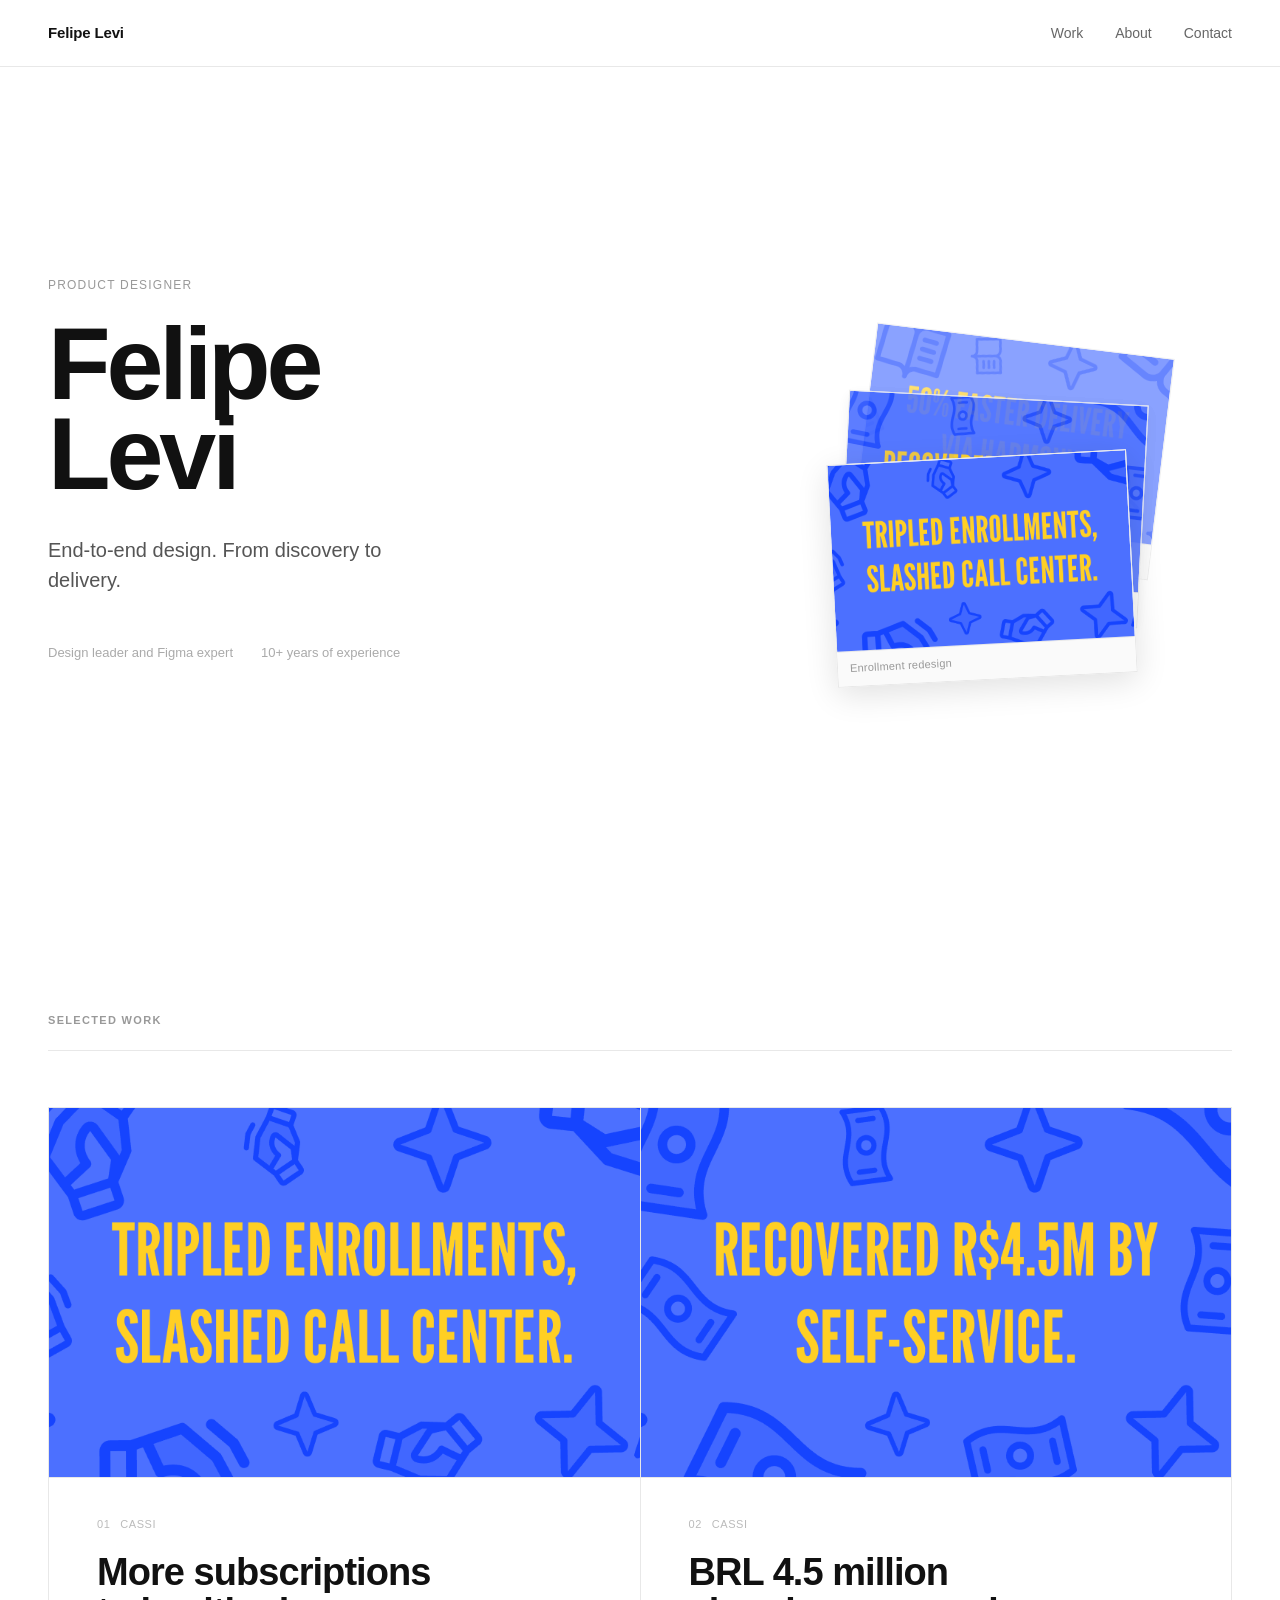
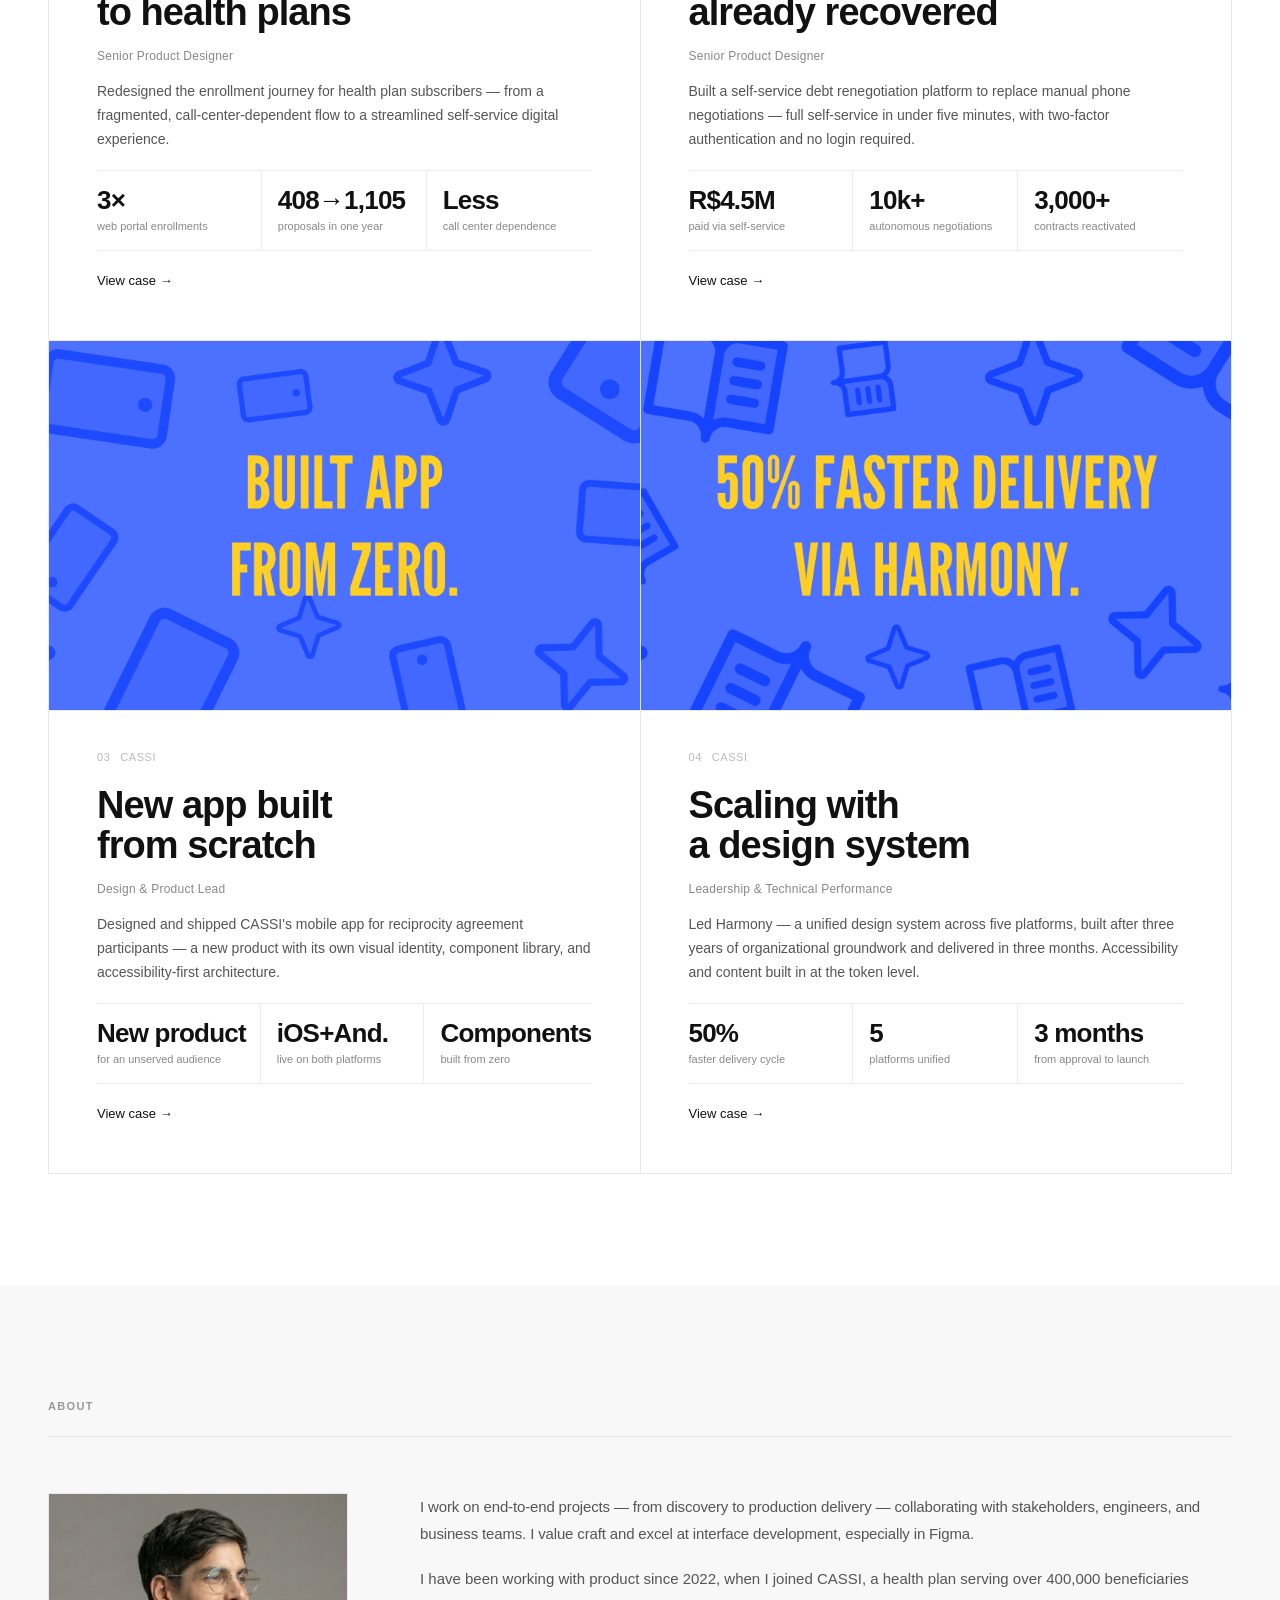
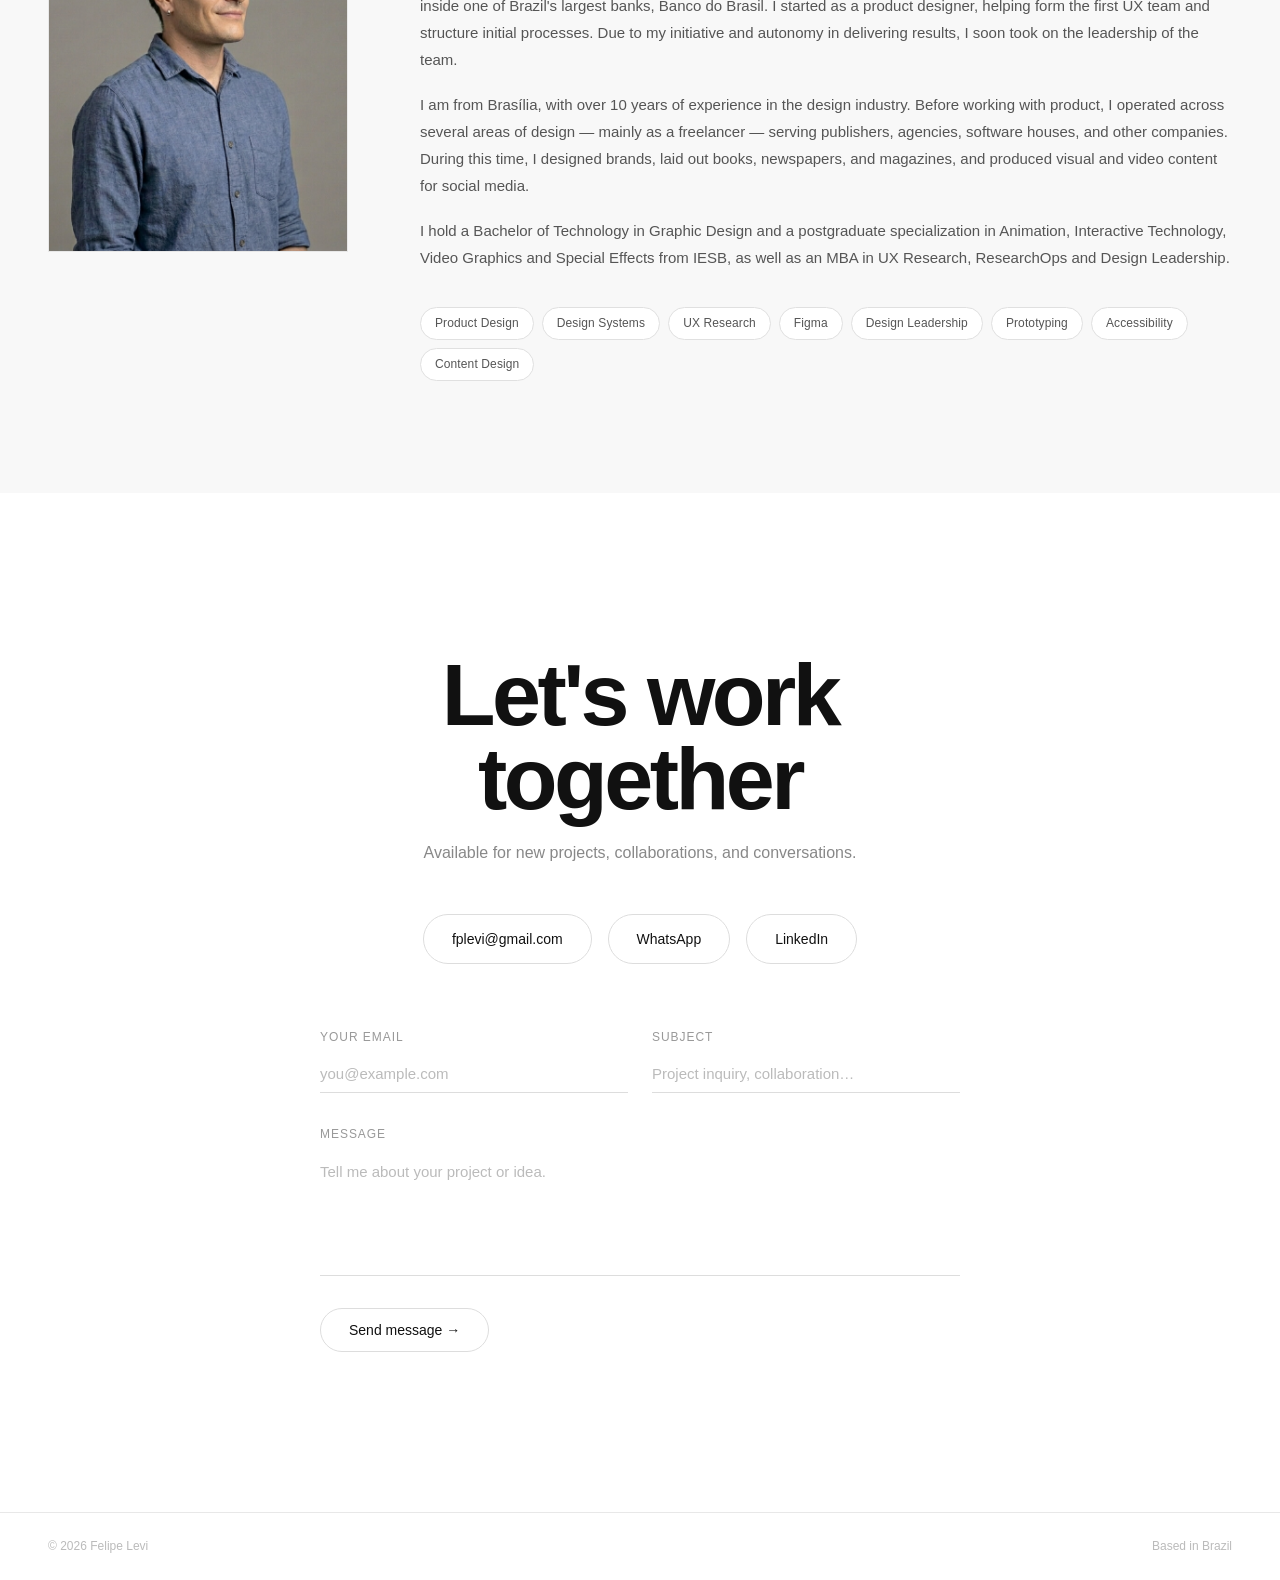
<file: index.html>
<!DOCTYPE html>
<html lang="en">
<head>
  <meta charset="UTF-8">
  <meta name="viewport" content="width=device-width, initial-scale=1.0">
  <title>Felipe Levi — Product Designer</title>
  <meta name="description" content="Felipe Levi is a product designer based in Brasília. End-to-end, from discovery to delivery.">
  <link rel="stylesheet" href="style.css">
</head>
<body>

  <!-- NAV -->
  <nav class="nav" id="nav">
    <a href="#home" class="nav-logo">Felipe Levi</a>
    <ul class="nav-links">
      <li><a href="#work">Work</a></li>
      <li><a href="#about">About</a></li>
      <li><a href="#contact">Contact</a></li>
    </ul>
  </nav>

  <!-- HERO -->
  <section class="hero" id="home">
    <div class="hero-left">
      <p class="hero-label">Product Designer</p>
      <h1 class="hero-name">Felipe<br>Levi</h1>
      <p class="hero-tagline">End-to-end design. From discovery to delivery.</p>
      <div class="hero-meta">
        <span>Design leader and Figma expert</span>
        <span>10+ years of experience</span>
      </div>
    </div>

    <div class="hero-visual">
      <div class="hero-cards">
        <a href="work/design-system.html" class="hero-card hero-card--back">
          <img src="img/design-system-thumb.png" alt="Scaling with a design system">
          <span class="hero-card-label">Design system</span>
        </a>
        <a href="work/brl-recovered.html" class="hero-card hero-card--mid">
          <img src="img/brl-recovered-thumb.png" alt="BRL 4.5 million already recovered">
          <span class="hero-card-label">Debt recovery platform</span>
        </a>
        <a href="work/more-subscriptions.html" class="hero-card hero-card--front">
          <img src="img/more-subscriptions-thumb.png" alt="More subscriptions to health plans">
          <span class="hero-card-label">Enrollment redesign</span>
        </a>
      </div>
    </div>
  </section>

  <!-- WORK -->
  <section class="work" id="work">
    <div class="section-header">
      <h2>Selected Work</h2>
    </div>
    <div class="work-grid">

      <article class="project-card fade-in">
        <a href="work/more-subscriptions.html" class="project-image-link">
          <figure class="project-image">
            <img src="img/more-subscriptions-thumb.png" alt="More subscriptions to health plans — project preview">
          </figure>
        </a>
        <div class="project-meta">
          <span class="project-number">01</span>
          <span class="project-company">CASSI</span>

        </div>
        <h3 class="project-title">More subscriptions<br>to health plans</h3>
        <p class="project-role">Senior Product Designer</p>
        <p class="project-desc">Redesigned the enrollment journey for health plan subscribers — from a fragmented, call-center-dependent flow to a streamlined self-service digital experience.</p>
        <div class="project-outcomes">
          <div class="project-outcome">
            <span class="outcome-number">3×</span>
            <span class="outcome-label">web portal enrollments</span>
          </div>
          <div class="project-outcome">
            <span class="outcome-number">408→1,105</span>
            <span class="outcome-label">proposals in one year</span>
          </div>
          <div class="project-outcome">
            <span class="outcome-number">Less</span>
            <span class="outcome-label">call center dependence</span>
          </div>
        </div>
        <a href="work/more-subscriptions.html" class="project-link">View case →</a>
      </article>

      <article class="project-card fade-in">
        <a href="work/brl-recovered.html" class="project-image-link">
          <figure class="project-image">
            <img src="img/brl-recovered-thumb.png" alt="BRL 4.5 million already recovered — project preview">
          </figure>
        </a>
        <div class="project-meta">
          <span class="project-number">02</span>
          <span class="project-company">CASSI</span>

        </div>
        <h3 class="project-title">BRL 4.5 million<br>already recovered</h3>
        <p class="project-role">Senior Product Designer</p>
        <p class="project-desc">Built a self-service debt renegotiation platform to replace manual phone negotiations — full self-service in under five minutes, with two-factor authentication and no login required.</p>
        <div class="project-outcomes">
          <div class="project-outcome">
            <span class="outcome-number">R$4.5M</span>
            <span class="outcome-label">paid via self-service</span>
          </div>
          <div class="project-outcome">
            <span class="outcome-number">10k+</span>
            <span class="outcome-label">autonomous negotiations</span>
          </div>
          <div class="project-outcome">
            <span class="outcome-number">3,000+</span>
            <span class="outcome-label">contracts reactivated</span>
          </div>
        </div>
        <a href="work/brl-recovered.html" class="project-link">View case →</a>
      </article>

      <article class="project-card fade-in">
        <a href="work/new-app.html" class="project-image-link">
          <figure class="project-image">
            <img src="img/new-app-thumb.png" alt="New app built from scratch — project preview">
          </figure>
        </a>
        <div class="project-meta">
          <span class="project-number">03</span>
          <span class="project-company">CASSI</span>

        </div>
        <h3 class="project-title">New app built<br>from scratch</h3>
        <p class="project-role">Design &amp; Product Lead</p>
        <p class="project-desc">Designed and shipped CASSI's mobile app for reciprocity agreement participants — a new product with its own visual identity, component library, and accessibility-first architecture.</p>
        <div class="project-outcomes">
          <div class="project-outcome">
            <span class="outcome-number">New product</span>
            <span class="outcome-label">for an unserved audience</span>
          </div>
          <div class="project-outcome">
            <span class="outcome-number">iOS+And.</span>
            <span class="outcome-label">live on both platforms</span>
          </div>
          <div class="project-outcome">
            <span class="outcome-number">Components</span>
            <span class="outcome-label">built from zero</span>
          </div>
        </div>
        <a href="work/new-app.html" class="project-link">View case →</a>
      </article>

      <article class="project-card fade-in">
        <a href="work/design-system.html" class="project-image-link">
          <figure class="project-image">
            <img src="img/design-system-thumb.png" alt="Scaling with a design system — project preview">
          </figure>
        </a>
        <div class="project-meta">
          <span class="project-number">04</span>
          <span class="project-company">CASSI</span>

        </div>
        <h3 class="project-title">Scaling with<br>a design system</h3>
        <p class="project-role">Leadership &amp; Technical Performance</p>
        <p class="project-desc">Led Harmony — a unified design system across five platforms, built after three years of organizational groundwork and delivered in three months. Accessibility and content built in at the token level.</p>
        <div class="project-outcomes">
          <div class="project-outcome">
            <span class="outcome-number">50%</span>
            <span class="outcome-label">faster delivery cycle</span>
          </div>
          <div class="project-outcome">
            <span class="outcome-number">5</span>
            <span class="outcome-label">platforms unified</span>
          </div>
          <div class="project-outcome">
            <span class="outcome-number">3 months</span>
            <span class="outcome-label">from approval to launch</span>
          </div>
        </div>
        <a href="work/design-system.html" class="project-link">View case →</a>
      </article>

    </div>
  </section>

  <!-- ABOUT -->
  <section class="about" id="about">
    <div class="section-header">
      <h2>About</h2>
    </div>
    <div class="about-content fade-in">
      <figure class="about-photo">
        <img src="img/felipe-levi.jpeg" alt="Felipe Levi — Product Designer">
      </figure>
      <div class="about-text">
        <p class="about-lead">I work on end-to-end projects — from discovery to production delivery — collaborating with stakeholders, engineers, and business teams. I value craft and excel at interface development, especially in Figma.</p>
        <p>I have been working with product since 2022, when I joined CASSI, a health plan serving over 400,000 beneficiaries inside one of Brazil's largest banks, Banco do Brasil. I started as a product designer, helping form the first UX team and structure initial processes. Due to my initiative and autonomy in delivering results, I soon took on the leadership of the team.</p>
        <p>I am from Brasília, with over 10 years of experience in the design industry. Before working with product, I operated across several areas of design — mainly as a freelancer — serving publishers, agencies, software houses, and other companies. During this time, I designed brands, laid out books, newspapers, and magazines, and produced visual and video content for social media.</p>
        <p>I hold a Bachelor of Technology in Graphic Design and a postgraduate specialization in Animation, Interactive Technology, Video Graphics and Special Effects from IESB, as well as an MBA in UX Research, ResearchOps and Design Leadership.</p>
        <div class="about-skills">
          <span>Product Design</span>
          <span>Design Systems</span>
          <span>UX Research</span>
          <span>Figma</span>
          <span>Design Leadership</span>
          <span>Prototyping</span>
          <span>Accessibility</span>
          <span>Content Design</span>
        </div>
      </div>
    </div>
  </section>

  <!-- CONTACT -->
  <section class="contact" id="contact">
    <div class="contact-content fade-in">
      <h2>Let's work<br>together</h2>
      <p>Available for new projects, collaborations, and conversations.</p>
      <div class="contact-links">
        <a href="mailto:fplevi@gmail.com" class="contact-link">fplevi@gmail.com</a>
        <a href="https://api.whatsapp.com/send?phone=5561999077204&text=Ol%C3%A1" class="contact-link" target="_blank" rel="noopener">WhatsApp</a>
        <a href="https://www.linkedin.com/in/fplevi/" class="contact-link" target="_blank" rel="noopener">LinkedIn</a>
      </div>

      <!-- Replace YOUR_FORM_ID after signing up at formspree.io -->
      <form
        class="contact-form fade-in"
        action="https://formspree.io/f/mreokypa"
        method="POST"
      >
        <input type="hidden" name="_replyto" value="fplevi@gmail.com">

        <div class="form-row">
          <div class="form-field">
            <label for="email">Your email</label>
            <input type="email" id="email" name="email" placeholder="you@example.com" required>
          </div>
          <div class="form-field">
            <label for="subject">Subject</label>
            <input type="text" id="subject" name="subject" placeholder="Project inquiry, collaboration…" required>
          </div>
        </div>

        <div class="form-field">
          <label for="message">Message</label>
          <textarea id="message" name="message" rows="6" placeholder="Tell me about your project or idea." required></textarea>
        </div>

        <button type="submit" class="form-submit">Send message →</button>
      </form>
    </div>
  </section>

  <!-- FOOTER -->
  <footer class="footer">
    <span>© 2026 Felipe Levi</span>
    <span>Based in Brazil</span>
  </footer>

  <script src="script.js"></script>
</body>
</html>
</file>
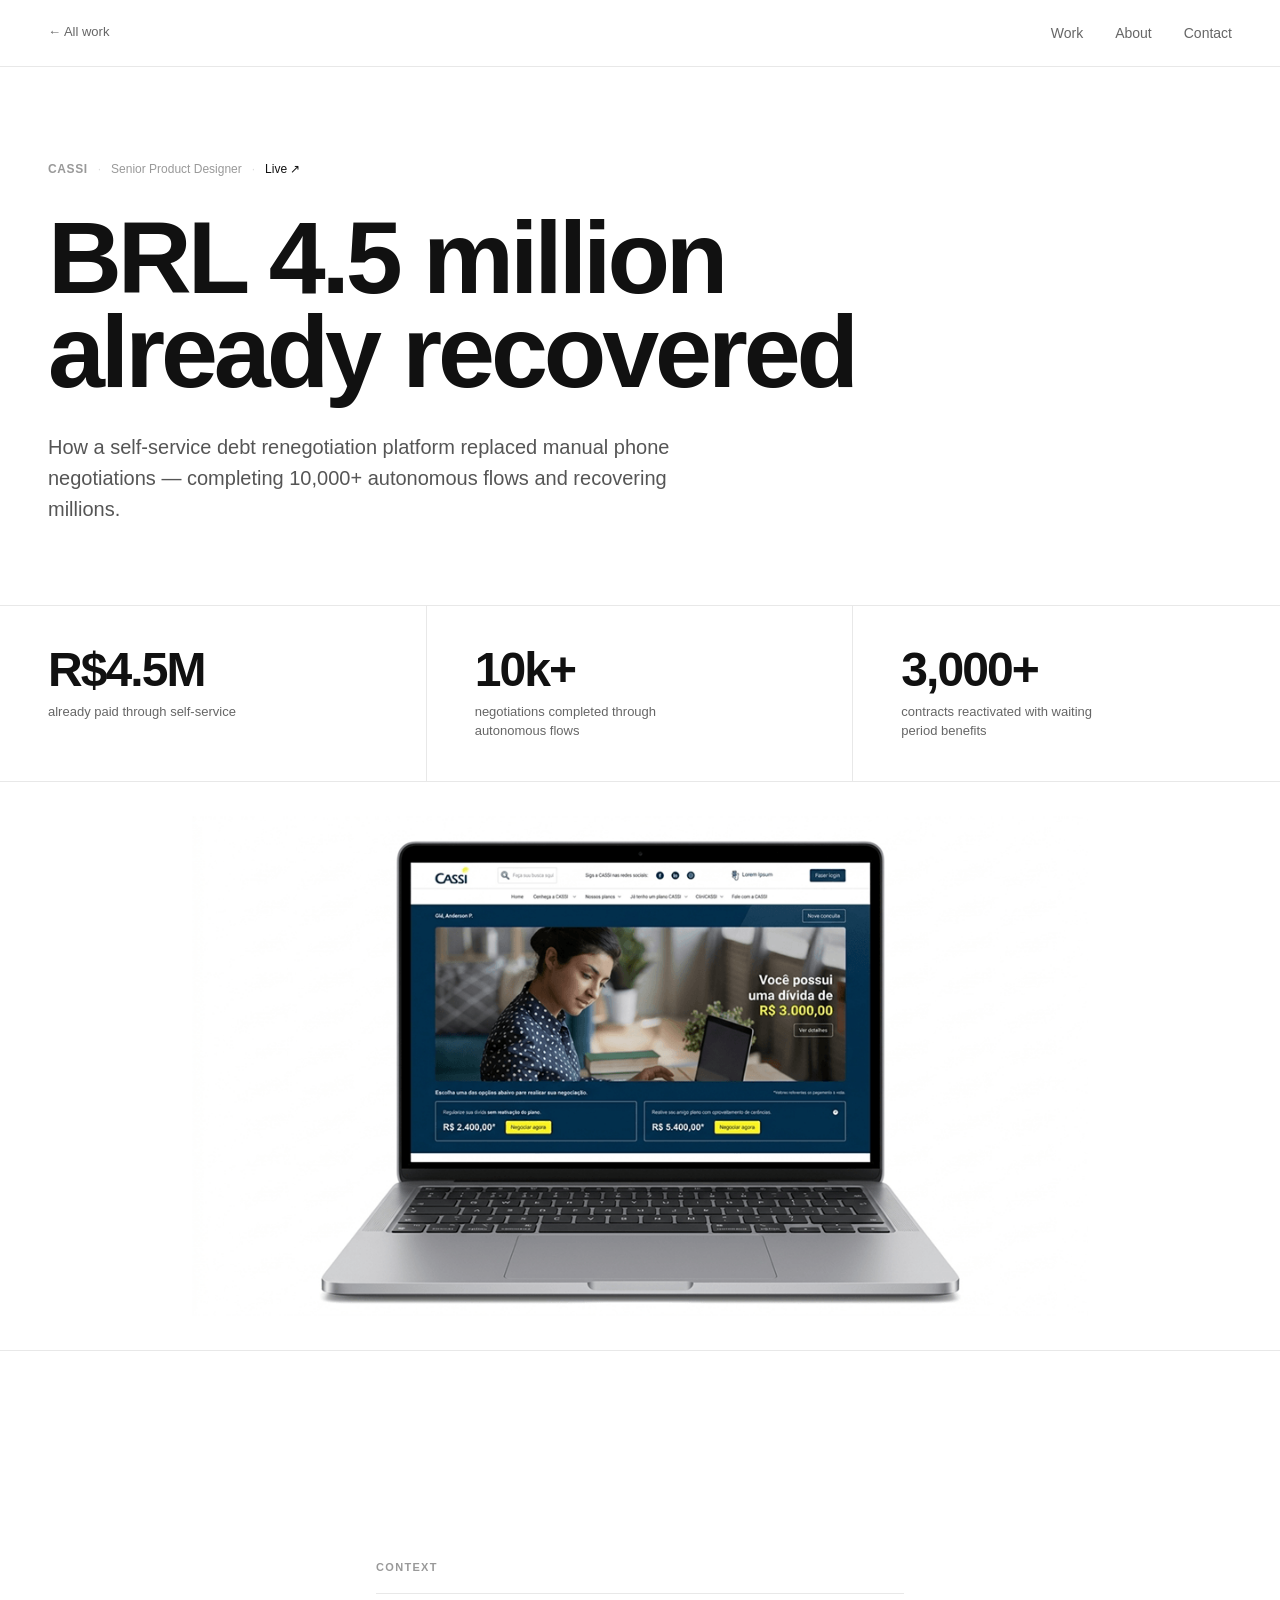
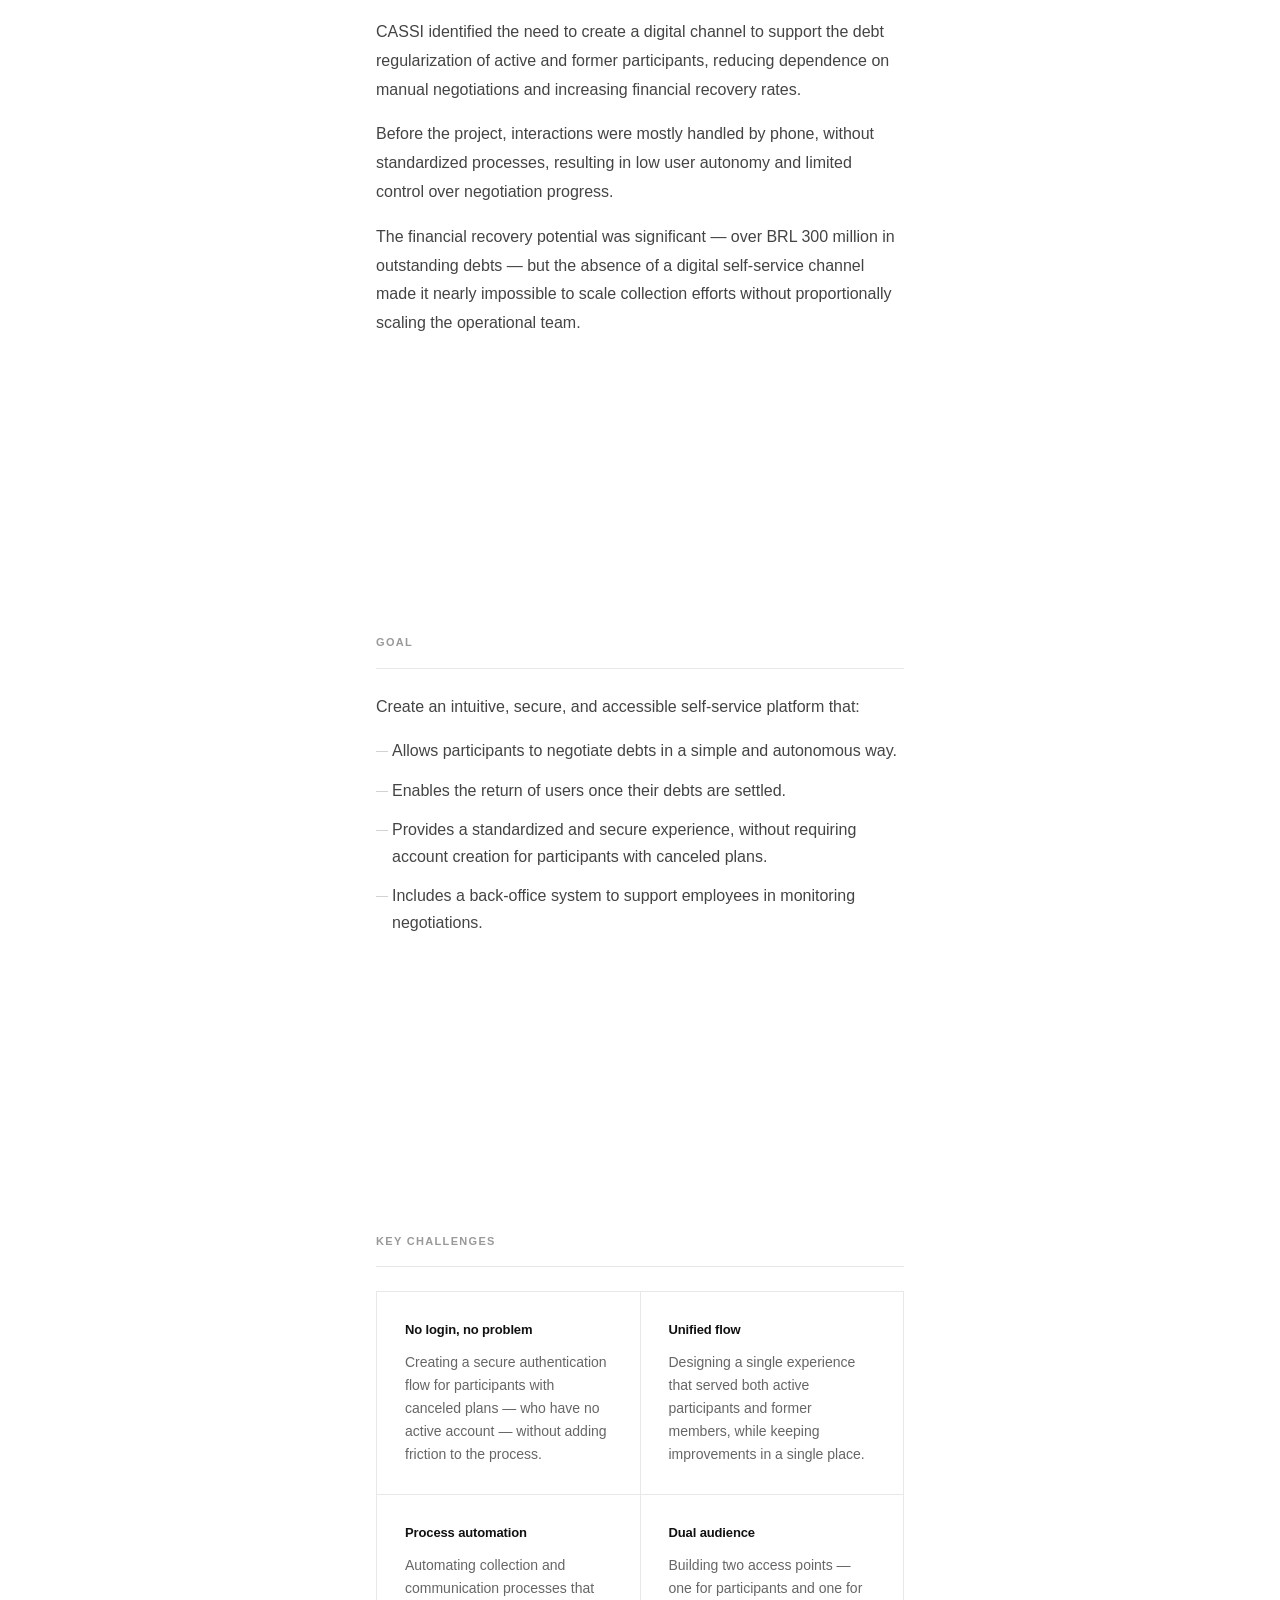
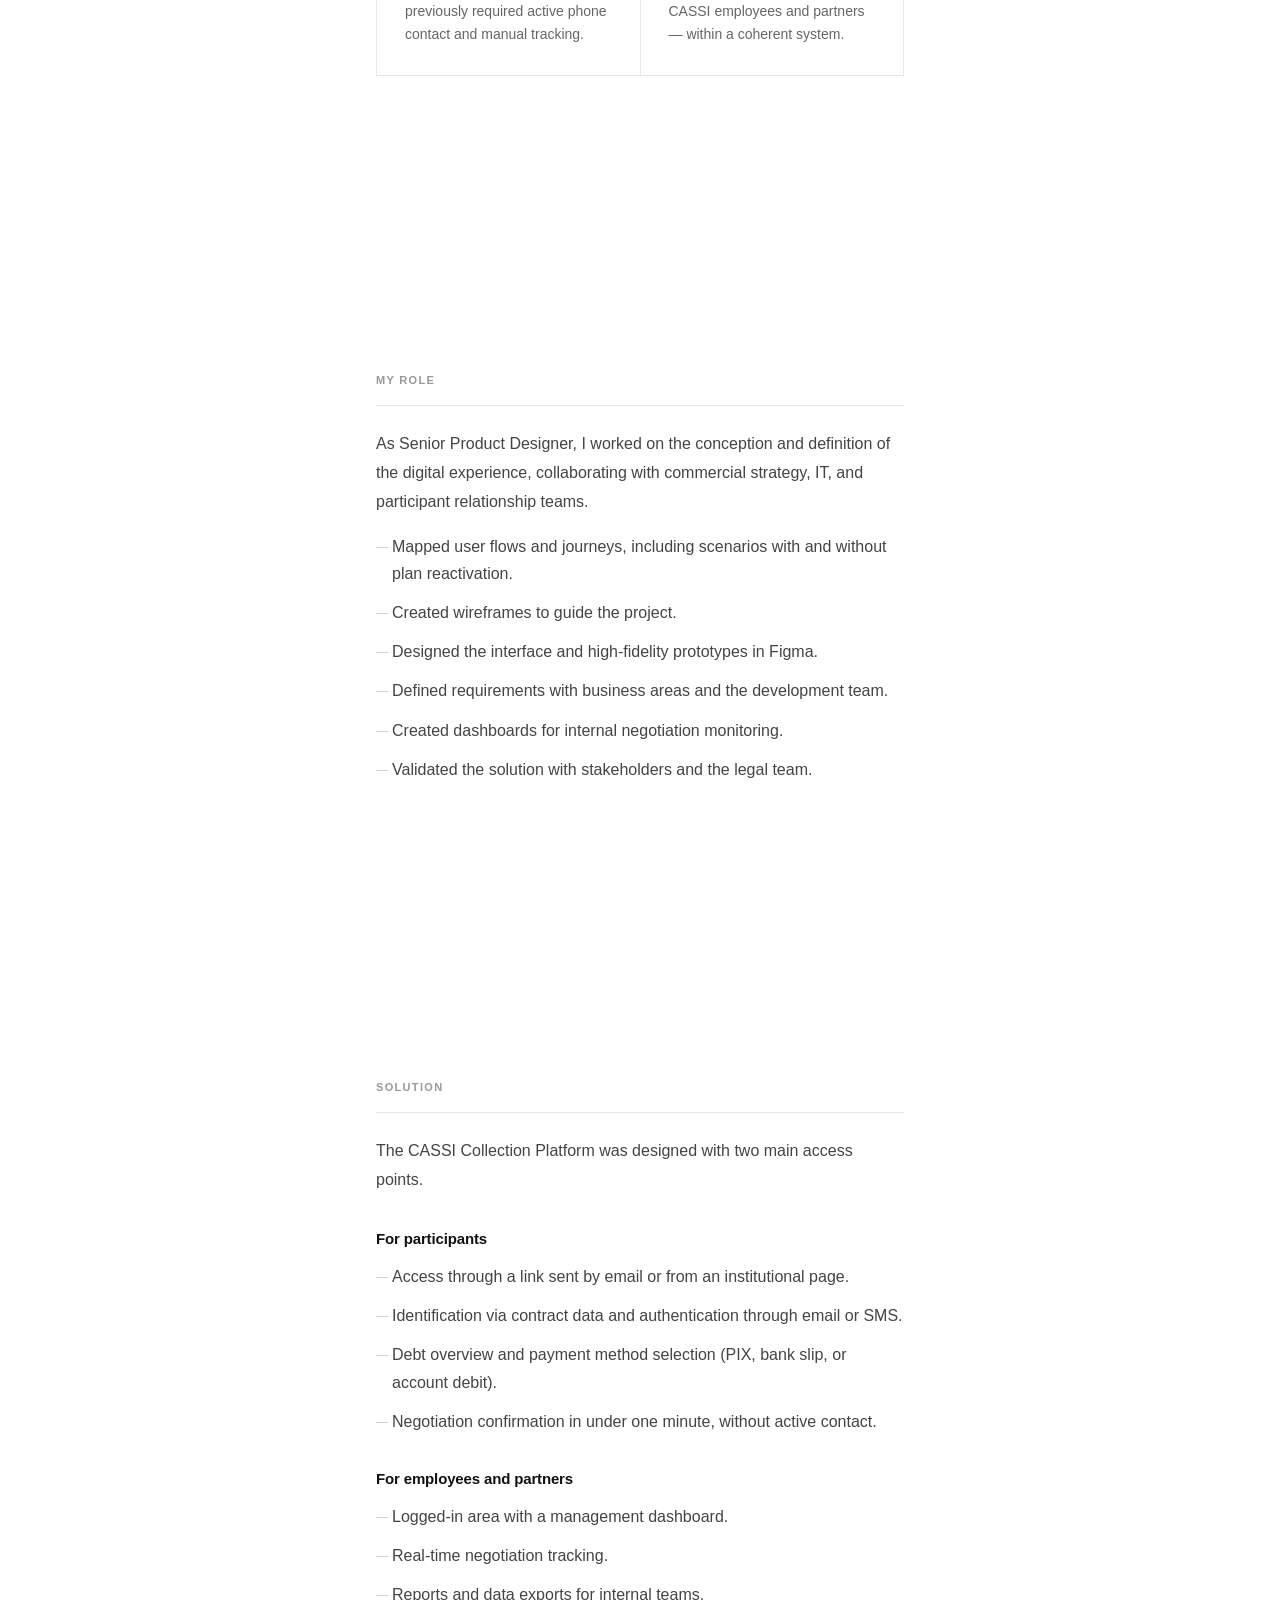
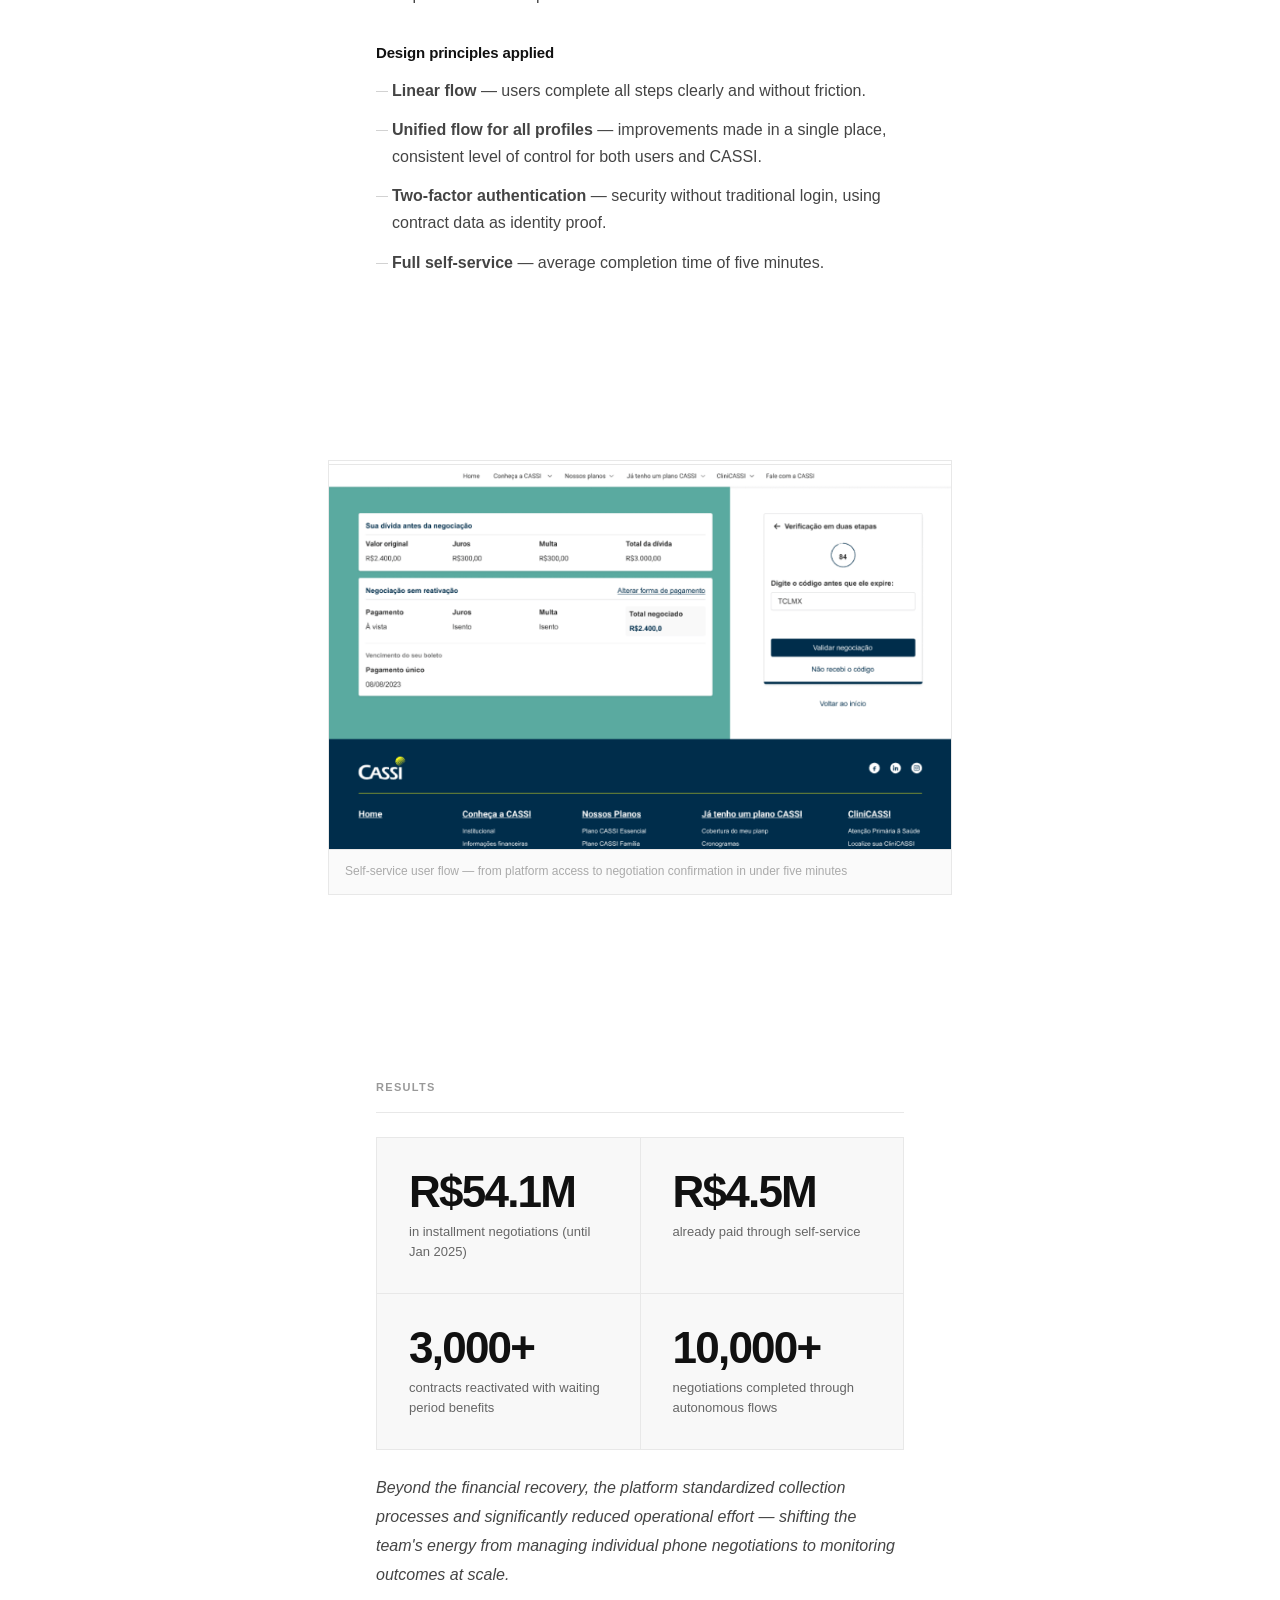
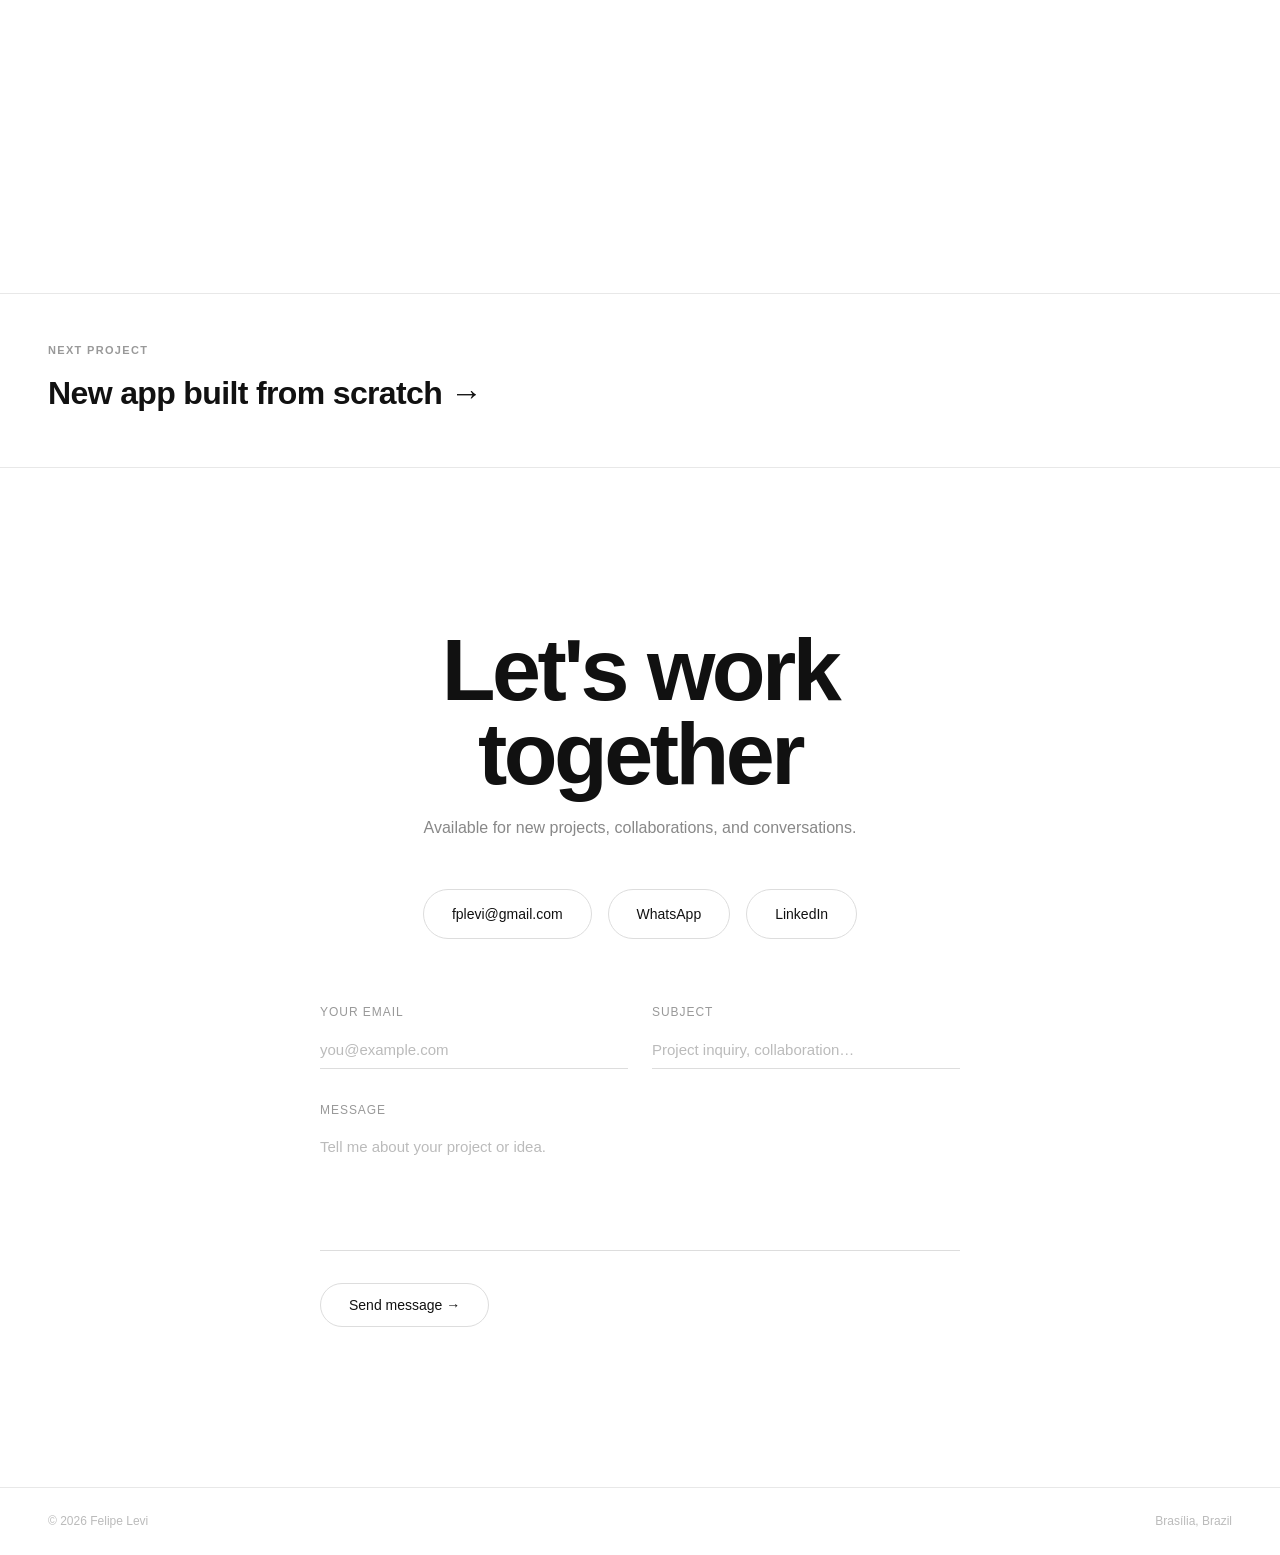
<file: work/brl-recovered.html>
<!DOCTYPE html>
<html lang="en">
<head>
  <meta charset="UTF-8">
  <meta name="viewport" content="width=device-width, initial-scale=1.0">
  <title>BRL 4.5 million already recovered — Felipe Levi</title>
  <meta name="description" content="How a self-service debt renegotiation platform recovered BRL 4.5 million and completed 10,000+ negotiations autonomously.">
  <link rel="stylesheet" href="../style.css">
</head>
<body>

  <nav class="nav">
    <a href="../index.html" class="nav-back">← All work</a>
    <ul class="nav-links">
      <li><a href="../index.html#work">Work</a></li>
      <li><a href="../index.html#about">About</a></li>
      <li><a href="../index.html#contact">Contact</a></li>
    </ul>
  </nav>

  <main>

    <!-- CASE HEADER -->
    <header class="case-header">
      <div class="case-header-inner">
        <div class="case-meta-row">
          <span class="case-company">CASSI</span>
          <span class="case-dot">·</span>
          <span class="case-role">Senior Product Designer</span>
          <span class="case-dot">·</span>
          <a href="https://servicosonline.cassi.com.br/RenegociacaoDivida" class="case-live-link" target="_blank" rel="noopener">Live ↗</a>
        </div>
        <h1 class="case-title">BRL 4.5 million<br>already recovered</h1>
        <p class="case-subtitle">How a self-service debt renegotiation platform replaced manual phone negotiations — completing 10,000+ autonomous flows and recovering millions.</p>
      </div>
    </header>

    <!-- OUTCOMES BAR -->
    <div class="outcomes-bar">
      <div class="outcome-item">
        <span class="outcome-number">R$4.5M</span>
        <span class="outcome-label">already paid through self-service</span>
      </div>
      <div class="outcome-item">
        <span class="outcome-number">10k+</span>
        <span class="outcome-label">negotiations completed through autonomous flows</span>
      </div>
      <div class="outcome-item">
        <span class="outcome-number">3,000+</span>
        <span class="outcome-label">contracts reactivated with waiting period benefits</span>
      </div>
    </div>

    <!-- HERO IMAGE -->
    <figure class="case-hero-image">
      <img src="../img/brl-recovered-hero.png" alt="BRL 4.5 million already recovered — project overview">
    </figure>

    <!-- CASE BODY -->
    <div class="case-body">

      <section class="case-section fade-in">
        <h2>Context</h2>
        <p>CASSI identified the need to create a digital channel to support the debt regularization of active and former participants, reducing dependence on manual negotiations and increasing financial recovery rates.</p>
        <p>Before the project, interactions were mostly handled by phone, without standardized processes, resulting in low user autonomy and limited control over negotiation progress.</p>
        <p>The financial recovery potential was significant — over BRL 300 million in outstanding debts — but the absence of a digital self-service channel made it nearly impossible to scale collection efforts without proportionally scaling the operational team.</p>
      </section>

      <section class="case-section fade-in">
        <h2>Goal</h2>
        <p>Create an intuitive, secure, and accessible self-service platform that:</p>
        <ul class="case-list">
          <li>Allows participants to negotiate debts in a simple and autonomous way.</li>
          <li>Enables the return of users once their debts are settled.</li>
          <li>Provides a standardized and secure experience, without requiring account creation for participants with canceled plans.</li>
          <li>Includes a back-office system to support employees in monitoring negotiations.</li>
        </ul>
      </section>

      <section class="case-section fade-in">
        <h2>Key challenges</h2>
        <div class="challenge-grid">
          <div class="challenge-item">
            <span class="challenge-label">No login, no problem</span>
            <p>Creating a secure authentication flow for participants with canceled plans — who have no active account — without adding friction to the process.</p>
          </div>
          <div class="challenge-item">
            <span class="challenge-label">Unified flow</span>
            <p>Designing a single experience that served both active participants and former members, while keeping improvements in a single place.</p>
          </div>
          <div class="challenge-item">
            <span class="challenge-label">Process automation</span>
            <p>Automating collection and communication processes that previously required active phone contact and manual tracking.</p>
          </div>
          <div class="challenge-item">
            <span class="challenge-label">Dual audience</span>
            <p>Building two access points — one for participants and one for CASSI employees and partners — within a coherent system.</p>
          </div>
        </div>
      </section>

      <section class="case-section fade-in">
        <h2>My role</h2>
        <p>As Senior Product Designer, I worked on the conception and definition of the digital experience, collaborating with commercial strategy, IT, and participant relationship teams.</p>
        <ul class="case-list">
          <li>Mapped user flows and journeys, including scenarios with and without plan reactivation.</li>
          <li>Created wireframes to guide the project.</li>
          <li>Designed the interface and high-fidelity prototypes in Figma.</li>
          <li>Defined requirements with business areas and the development team.</li>
          <li>Created dashboards for internal negotiation monitoring.</li>
          <li>Validated the solution with stakeholders and the legal team.</li>
        </ul>
      </section>

      <section class="case-section fade-in">
        <h2>Solution</h2>
        <p>The CASSI Collection Platform was designed with two main access points.</p>

        <h3>For participants</h3>
        <ul class="case-list">
          <li>Access through a link sent by email or from an institutional page.</li>
          <li>Identification via contract data and authentication through email or SMS.</li>
          <li>Debt overview and payment method selection (PIX, bank slip, or account debit).</li>
          <li>Negotiation confirmation in under one minute, without active contact.</li>
        </ul>

        <h3>For employees and partners</h3>
        <ul class="case-list">
          <li>Logged-in area with a management dashboard.</li>
          <li>Real-time negotiation tracking.</li>
          <li>Reports and data exports for internal teams.</li>
        </ul>

        <h3>Design principles applied</h3>
        <ul class="case-list">
          <li><strong>Linear flow</strong> — users complete all steps clearly and without friction.</li>
          <li><strong>Unified flow for all profiles</strong> — improvements made in a single place, consistent level of control for both users and CASSI.</li>
          <li><strong>Two-factor authentication</strong> — security without traditional login, using contract data as identity proof.</li>
          <li><strong>Full self-service</strong> — average completion time of five minutes.</li>
        </ul>
      </section>

      <figure class="case-inline-image fade-in">
        <img src="../img/brl-recovered-print.png" alt="Debt renegotiation platform — user flow">
        <figcaption>Self-service user flow — from platform access to negotiation confirmation in under five minutes</figcaption>
      </figure>

      <section class="case-section fade-in">
        <h2>Results</h2>
        <div class="results-grid">
          <div class="result-card">
            <span class="result-number">R$54.1M</span>
            <p>in installment negotiations (until Jan 2025)</p>
          </div>
          <div class="result-card">
            <span class="result-number">R$4.5M</span>
            <p>already paid through self-service</p>
          </div>
          <div class="result-card">
            <span class="result-number">3,000+</span>
            <p>contracts reactivated with waiting period benefits</p>
          </div>
          <div class="result-card">
            <span class="result-number">10,000+</span>
            <p>negotiations completed through autonomous flows</p>
          </div>
        </div>
        <p class="case-results-note">Beyond the financial recovery, the platform standardized collection processes and significantly reduced operational effort — shifting the team's energy from managing individual phone negotiations to monitoring outcomes at scale.</p>
      </section>

    </div>
  </main>

  <!-- NEXT PROJECT -->
  <div class="next-project">
    <a href="new-app.html" class="next-project-link">
      <span class="next-label">Next project</span>
      <span class="next-title">New app built from scratch →</span>
    </a>
  </div>

  <!-- CONTACT -->
  <section class="contact" id="contact">
    <div class="contact-content fade-in">
      <h2>Let's work<br>together</h2>
      <p>Available for new projects, collaborations, and conversations.</p>
      <div class="contact-links">
        <a href="mailto:fplevi@gmail.com" class="contact-link">fplevi@gmail.com</a>
        <a href="https://api.whatsapp.com/send?phone=5561999077204&text=Ol%C3%A1" class="contact-link" target="_blank" rel="noopener">WhatsApp</a>
        <a href="https://www.linkedin.com/in/fplevi/" class="contact-link" target="_blank" rel="noopener">LinkedIn</a>
      </div>

      <form
        class="contact-form fade-in"
        action="https://formspree.io/f/mreokypa"
        method="POST"
      >
        <input type="hidden" name="_replyto" value="fplevi@gmail.com">

        <div class="form-row">
          <div class="form-field">
            <label for="email">Your email</label>
            <input type="email" id="email" name="email" placeholder="you@example.com" required>
          </div>
          <div class="form-field">
            <label for="subject">Subject</label>
            <input type="text" id="subject" name="subject" placeholder="Project inquiry, collaboration…" required>
          </div>
        </div>

        <div class="form-field">
          <label for="message">Message</label>
          <textarea id="message" name="message" rows="6" placeholder="Tell me about your project or idea." required></textarea>
        </div>

        <button type="submit" class="form-submit">Send message →</button>
      </form>
    </div>
  </section>

  <footer class="footer">
    <span>© 2026 Felipe Levi</span>
    <span>Brasília, Brazil</span>
  </footer>

  <script src="../script.js"></script>
</body>
</html>
</file>
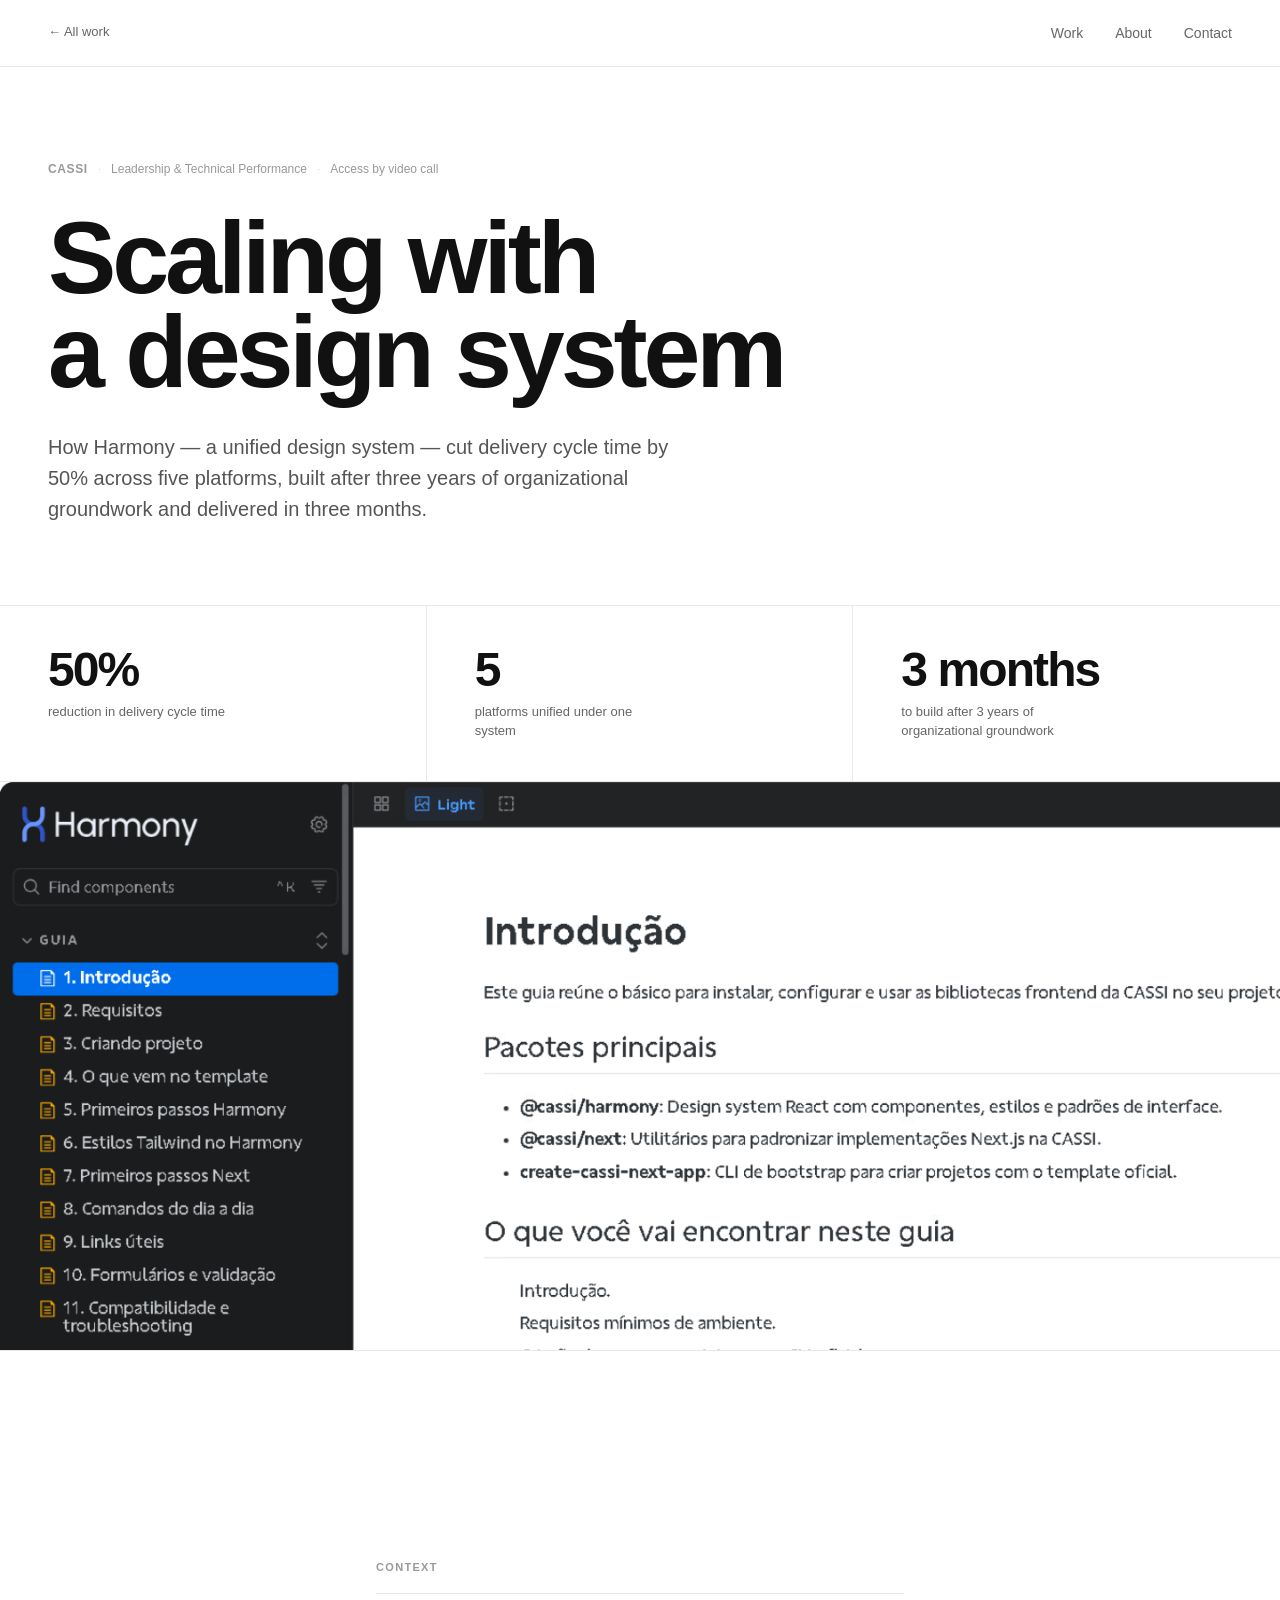
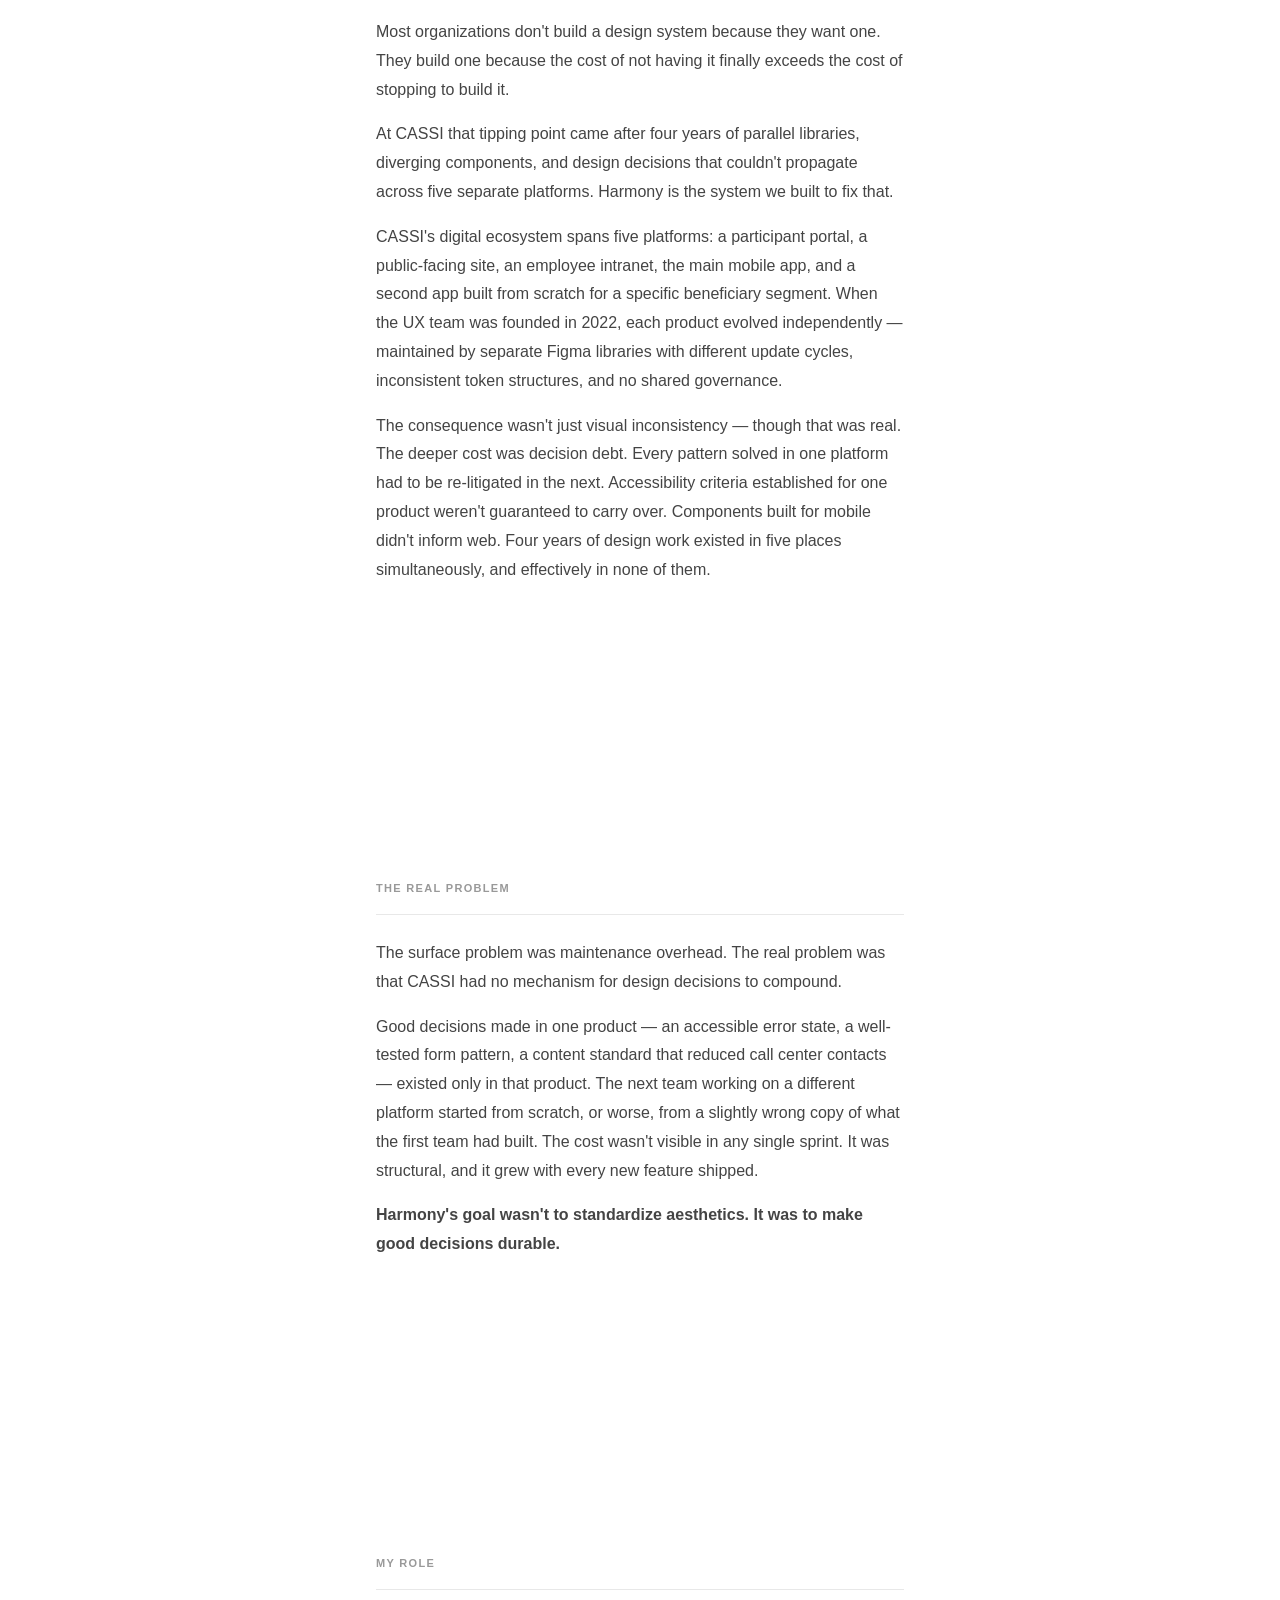
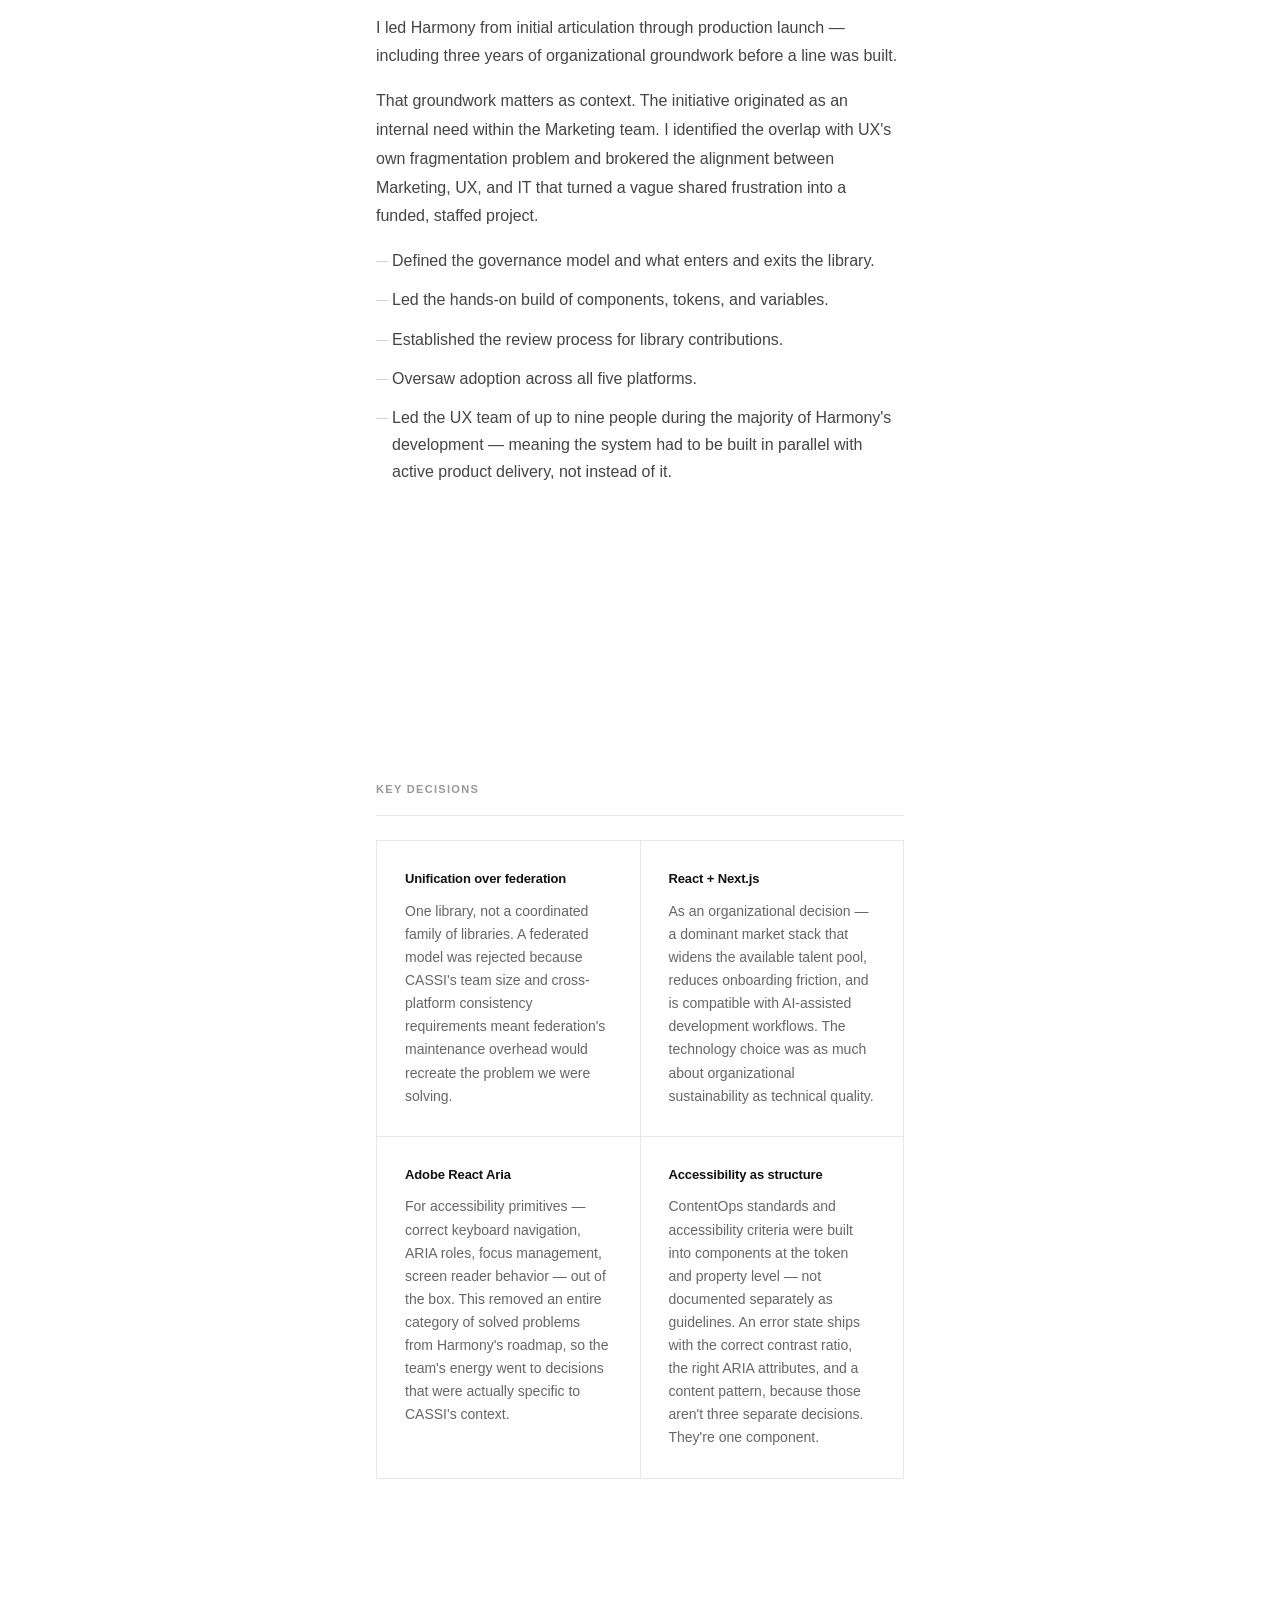
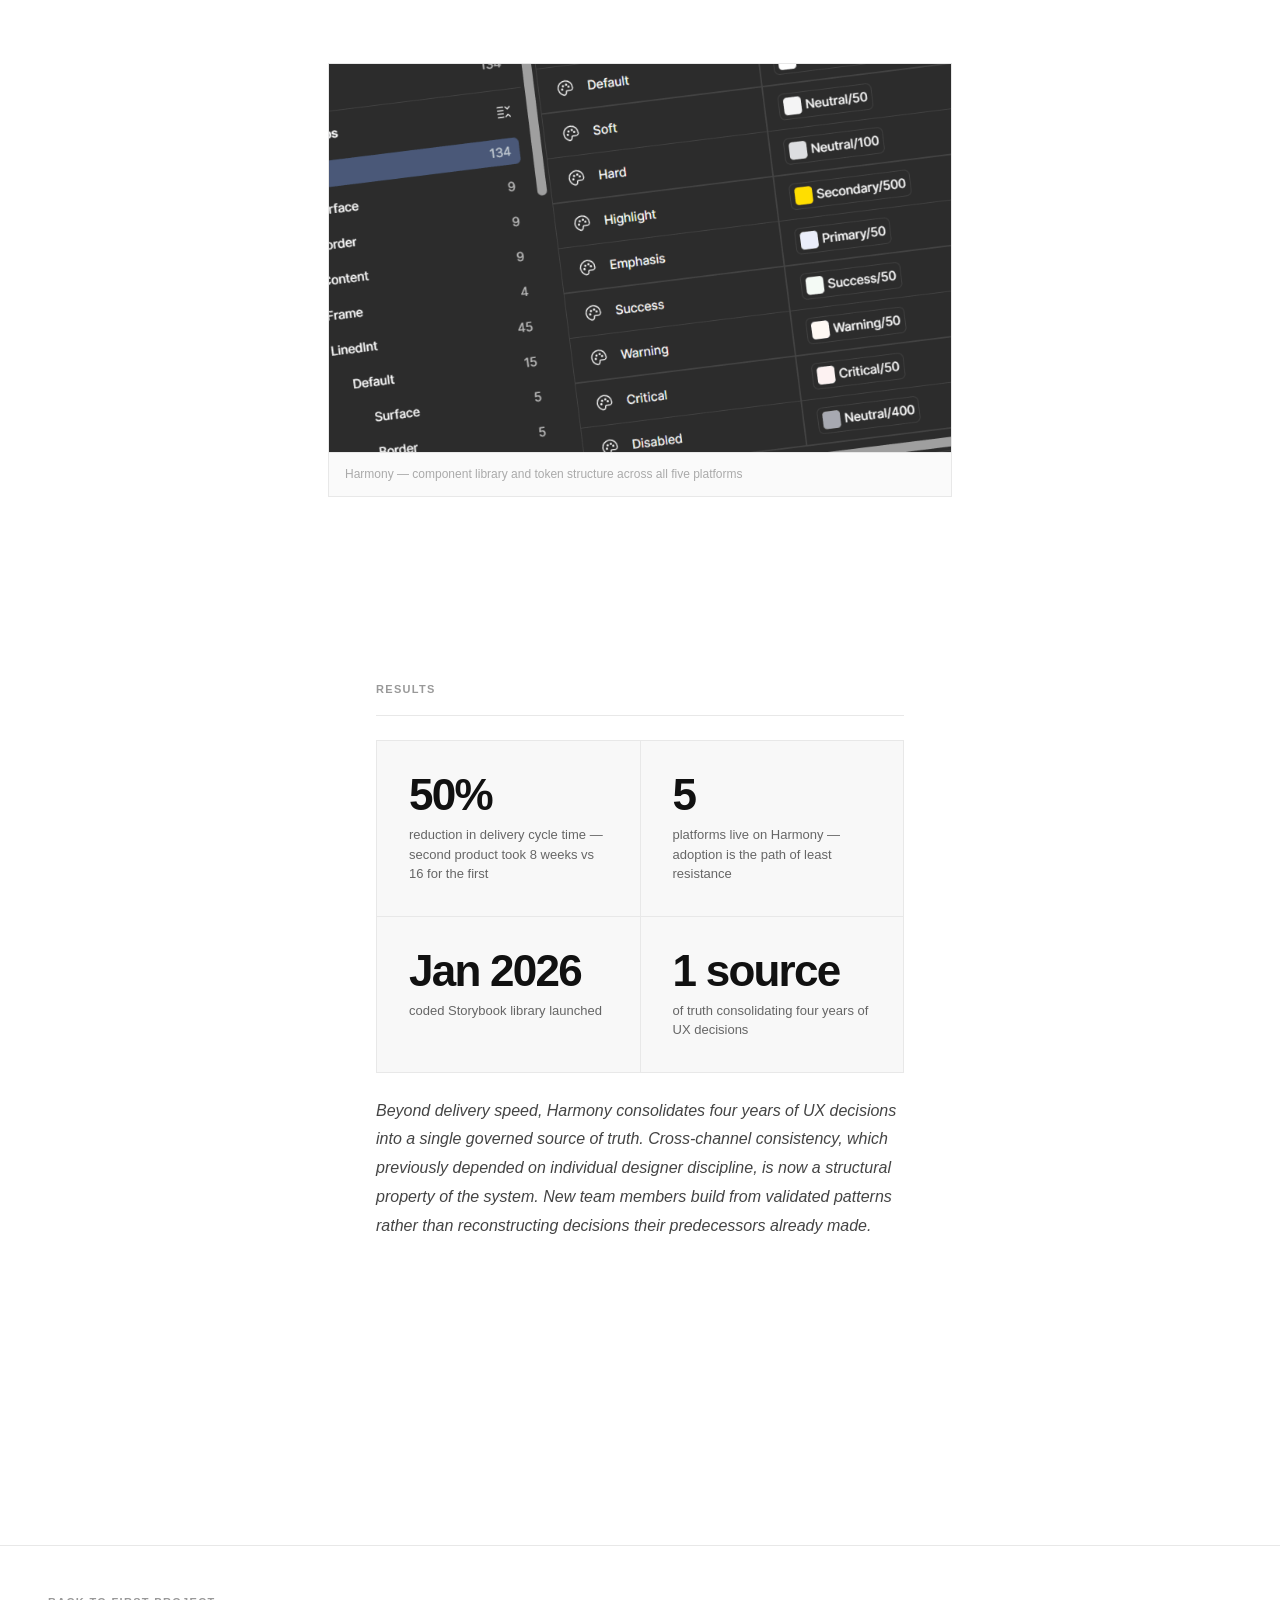
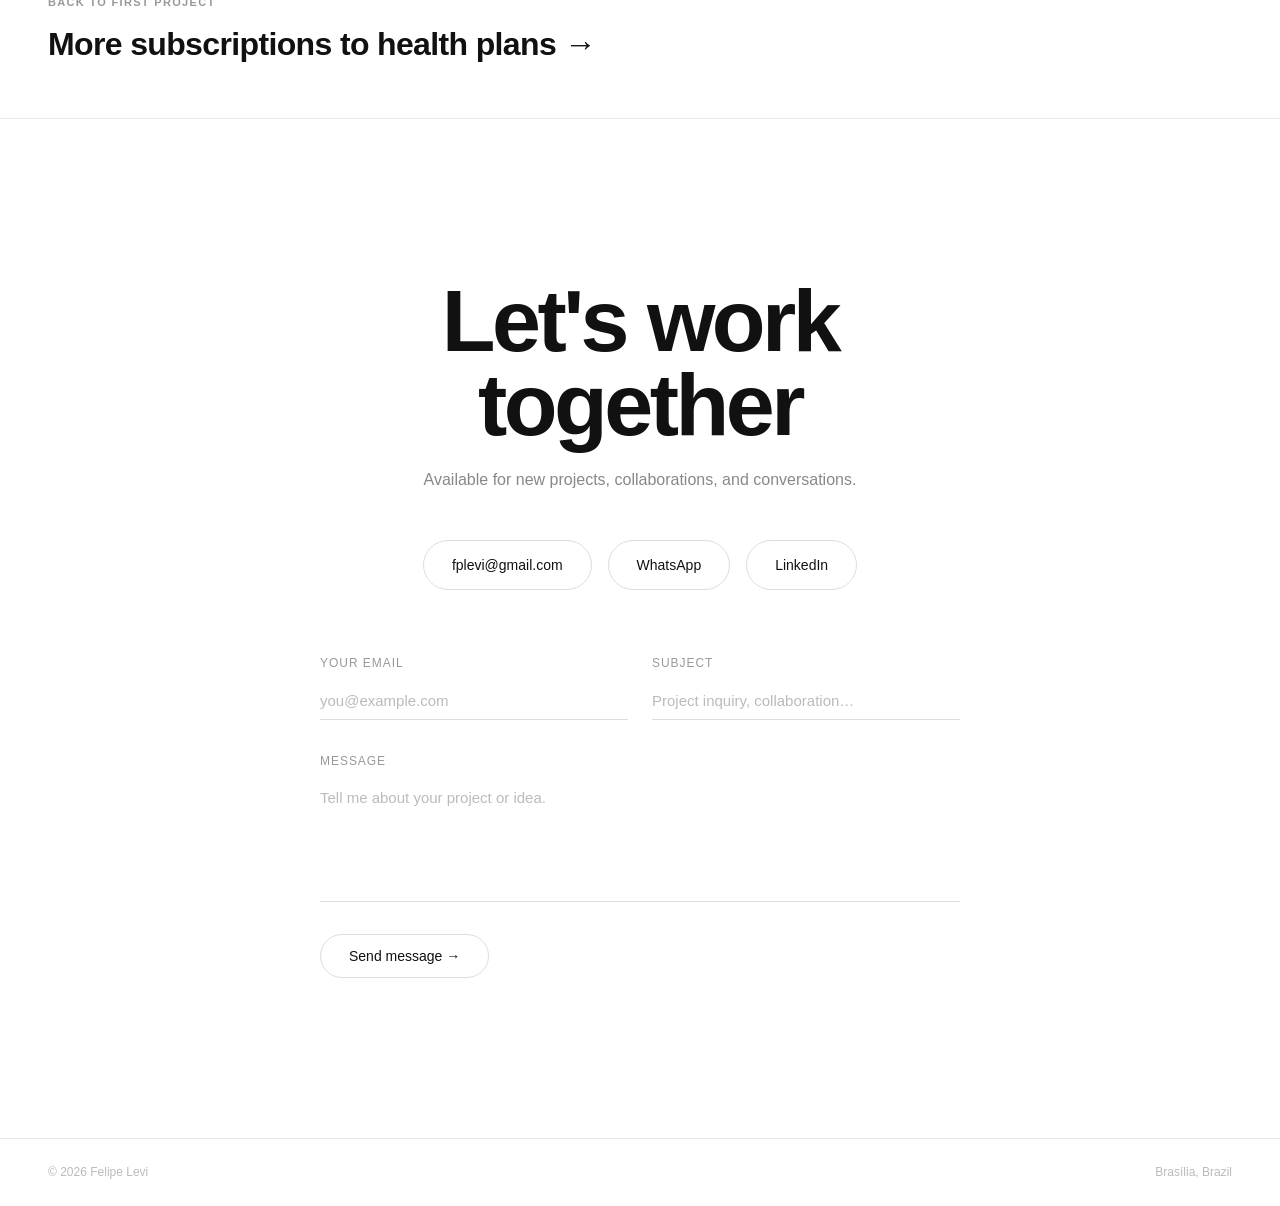
<file: work/design-system.html>
<!DOCTYPE html>
<html lang="en">
<head>
  <meta charset="UTF-8">
  <meta name="viewport" content="width=device-width, initial-scale=1.0">
  <title>Scaling with a design system — Felipe Levi</title>
  <meta name="description" content="How Harmony — a unified design system — cut delivery cycle time by 50% across five platforms after three years of organizational groundwork.">
  <link rel="stylesheet" href="../style.css">
</head>
<body>

  <nav class="nav">
    <a href="../index.html" class="nav-back">← All work</a>
    <ul class="nav-links">
      <li><a href="../index.html#work">Work</a></li>
      <li><a href="../index.html#about">About</a></li>
      <li><a href="../index.html#contact">Contact</a></li>
    </ul>
  </nav>

  <main>

    <!-- CASE HEADER -->
    <header class="case-header">
      <div class="case-header-inner">
        <div class="case-meta-row">
          <span class="case-company">CASSI</span>
          <span class="case-dot">·</span>
          <span class="case-role">Leadership &amp; Technical Performance</span>
          <span class="case-dot">·</span>
          <span class="case-access-note">Access by video call</span>
        </div>
        <h1 class="case-title">Scaling with<br>a design system</h1>
        <p class="case-subtitle">How Harmony — a unified design system — cut delivery cycle time by 50% across five platforms, built after three years of organizational groundwork and delivered in three months.</p>
      </div>
    </header>

    <!-- OUTCOMES BAR -->
    <div class="outcomes-bar">
      <div class="outcome-item">
        <span class="outcome-number">50%</span>
        <span class="outcome-label">reduction in delivery cycle time</span>
      </div>
      <div class="outcome-item">
        <span class="outcome-number">5</span>
        <span class="outcome-label">platforms unified under one system</span>
      </div>
      <div class="outcome-item">
        <span class="outcome-number">3 months</span>
        <span class="outcome-label">to build after 3 years of organizational groundwork</span>
      </div>
    </div>

    <!-- HERO IMAGE -->
    <figure class="case-hero-image">
      <img src="../img/design-system-hero.png" alt="Scaling with a design system — project overview">
    </figure>

    <!-- CASE BODY -->
    <div class="case-body">

      <section class="case-section fade-in">
        <h2>Context</h2>
        <p>Most organizations don't build a design system because they want one. They build one because the cost of not having it finally exceeds the cost of stopping to build it.</p>
        <p>At CASSI that tipping point came after four years of parallel libraries, diverging components, and design decisions that couldn't propagate across five separate platforms. Harmony is the system we built to fix that.</p>
        <p>CASSI's digital ecosystem spans five platforms: a participant portal, a public-facing site, an employee intranet, the main mobile app, and a second app built from scratch for a specific beneficiary segment. When the UX team was founded in 2022, each product evolved independently — maintained by separate Figma libraries with different update cycles, inconsistent token structures, and no shared governance.</p>
        <p>The consequence wasn't just visual inconsistency — though that was real. The deeper cost was decision debt. Every pattern solved in one platform had to be re-litigated in the next. Accessibility criteria established for one product weren't guaranteed to carry over. Components built for mobile didn't inform web. Four years of design work existed in five places simultaneously, and effectively in none of them.</p>
      </section>

      <section class="case-section fade-in">
        <h2>The real problem</h2>
        <p>The surface problem was maintenance overhead. The real problem was that CASSI had no mechanism for design decisions to compound.</p>
        <p>Good decisions made in one product — an accessible error state, a well-tested form pattern, a content standard that reduced call center contacts — existed only in that product. The next team working on a different platform started from scratch, or worse, from a slightly wrong copy of what the first team had built. The cost wasn't visible in any single sprint. It was structural, and it grew with every new feature shipped.</p>
        <p><strong>Harmony's goal wasn't to standardize aesthetics. It was to make good decisions durable.</strong></p>
      </section>

      <section class="case-section fade-in">
        <h2>My role</h2>
        <p>I led Harmony from initial articulation through production launch — including three years of organizational groundwork before a line was built.</p>
        <p>That groundwork matters as context. The initiative originated as an internal need within the Marketing team. I identified the overlap with UX's own fragmentation problem and brokered the alignment between Marketing, UX, and IT that turned a vague shared frustration into a funded, staffed project.</p>
        <ul class="case-list">
          <li>Defined the governance model and what enters and exits the library.</li>
          <li>Led the hands-on build of components, tokens, and variables.</li>
          <li>Established the review process for library contributions.</li>
          <li>Oversaw adoption across all five platforms.</li>
          <li>Led the UX team of up to nine people during the majority of Harmony's development — meaning the system had to be built in parallel with active product delivery, not instead of it.</li>
        </ul>
      </section>

      <section class="case-section fade-in">
        <h2>Key decisions</h2>
        <div class="challenge-grid">
          <div class="challenge-item">
            <span class="challenge-label">Unification over federation</span>
            <p>One library, not a coordinated family of libraries. A federated model was rejected because CASSI's team size and cross-platform consistency requirements meant federation's maintenance overhead would recreate the problem we were solving.</p>
          </div>
          <div class="challenge-item">
            <span class="challenge-label">React + Next.js</span>
            <p>As an organizational decision — a dominant market stack that widens the available talent pool, reduces onboarding friction, and is compatible with AI-assisted development workflows. The technology choice was as much about organizational sustainability as technical quality.</p>
          </div>
          <div class="challenge-item">
            <span class="challenge-label">Adobe React Aria</span>
            <p>For accessibility primitives — correct keyboard navigation, ARIA roles, focus management, screen reader behavior — out of the box. This removed an entire category of solved problems from Harmony's roadmap, so the team's energy went to decisions that were actually specific to CASSI's context.</p>
          </div>
          <div class="challenge-item">
            <span class="challenge-label">Accessibility as structure</span>
            <p>ContentOps standards and accessibility criteria were built into components at the token and property level — not documented separately as guidelines. An error state ships with the correct contrast ratio, the right ARIA attributes, and a content pattern, because those aren't three separate decisions. They're one component.</p>
          </div>
        </div>
      </section>

      <figure class="case-inline-image fade-in">
        <img src="../img/design-system-print.png" alt="Harmony design system — component library">
        <figcaption>Harmony — component library and token structure across all five platforms</figcaption>
      </figure>

      <section class="case-section fade-in">
        <h2>Results</h2>
        <div class="results-grid">
          <div class="result-card">
            <span class="result-number">50%</span>
            <p>reduction in delivery cycle time — second product took 8 weeks vs 16 for the first</p>
          </div>
          <div class="result-card">
            <span class="result-number">5</span>
            <p>platforms live on Harmony — adoption is the path of least resistance</p>
          </div>
          <div class="result-card">
            <span class="result-number">Jan 2026</span>
            <p>coded Storybook library launched</p>
          </div>
          <div class="result-card">
            <span class="result-number">1 source</span>
            <p>of truth consolidating four years of UX decisions</p>
          </div>
        </div>
        <p class="case-results-note">Beyond delivery speed, Harmony consolidates four years of UX decisions into a single governed source of truth. Cross-channel consistency, which previously depended on individual designer discipline, is now a structural property of the system. New team members build from validated patterns rather than reconstructing decisions their predecessors already made.</p>
      </section>

    </div>
  </main>

  <!-- NEXT PROJECT -->
  <div class="next-project">
    <a href="more-subscriptions.html" class="next-project-link">
      <span class="next-label">Back to first project</span>
      <span class="next-title">More subscriptions to health plans →</span>
    </a>
  </div>

  <!-- CONTACT -->
  <section class="contact" id="contact">
    <div class="contact-content fade-in">
      <h2>Let's work<br>together</h2>
      <p>Available for new projects, collaborations, and conversations.</p>
      <div class="contact-links">
        <a href="mailto:fplevi@gmail.com" class="contact-link">fplevi@gmail.com</a>
        <a href="https://api.whatsapp.com/send?phone=5561999077204&text=Ol%C3%A1" class="contact-link" target="_blank" rel="noopener">WhatsApp</a>
        <a href="https://www.linkedin.com/in/fplevi/" class="contact-link" target="_blank" rel="noopener">LinkedIn</a>
      </div>

      <form
        class="contact-form fade-in"
        action="https://formspree.io/f/mreokypa"
        method="POST"
      >
        <input type="hidden" name="_replyto" value="fplevi@gmail.com">

        <div class="form-row">
          <div class="form-field">
            <label for="email">Your email</label>
            <input type="email" id="email" name="email" placeholder="you@example.com" required>
          </div>
          <div class="form-field">
            <label for="subject">Subject</label>
            <input type="text" id="subject" name="subject" placeholder="Project inquiry, collaboration…" required>
          </div>
        </div>

        <div class="form-field">
          <label for="message">Message</label>
          <textarea id="message" name="message" rows="6" placeholder="Tell me about your project or idea." required></textarea>
        </div>

        <button type="submit" class="form-submit">Send message →</button>
      </form>
    </div>
  </section>

  <footer class="footer">
    <span>© 2026 Felipe Levi</span>
    <span>Brasília, Brazil</span>
  </footer>

  <script src="../script.js"></script>
</body>
</html>
</file>
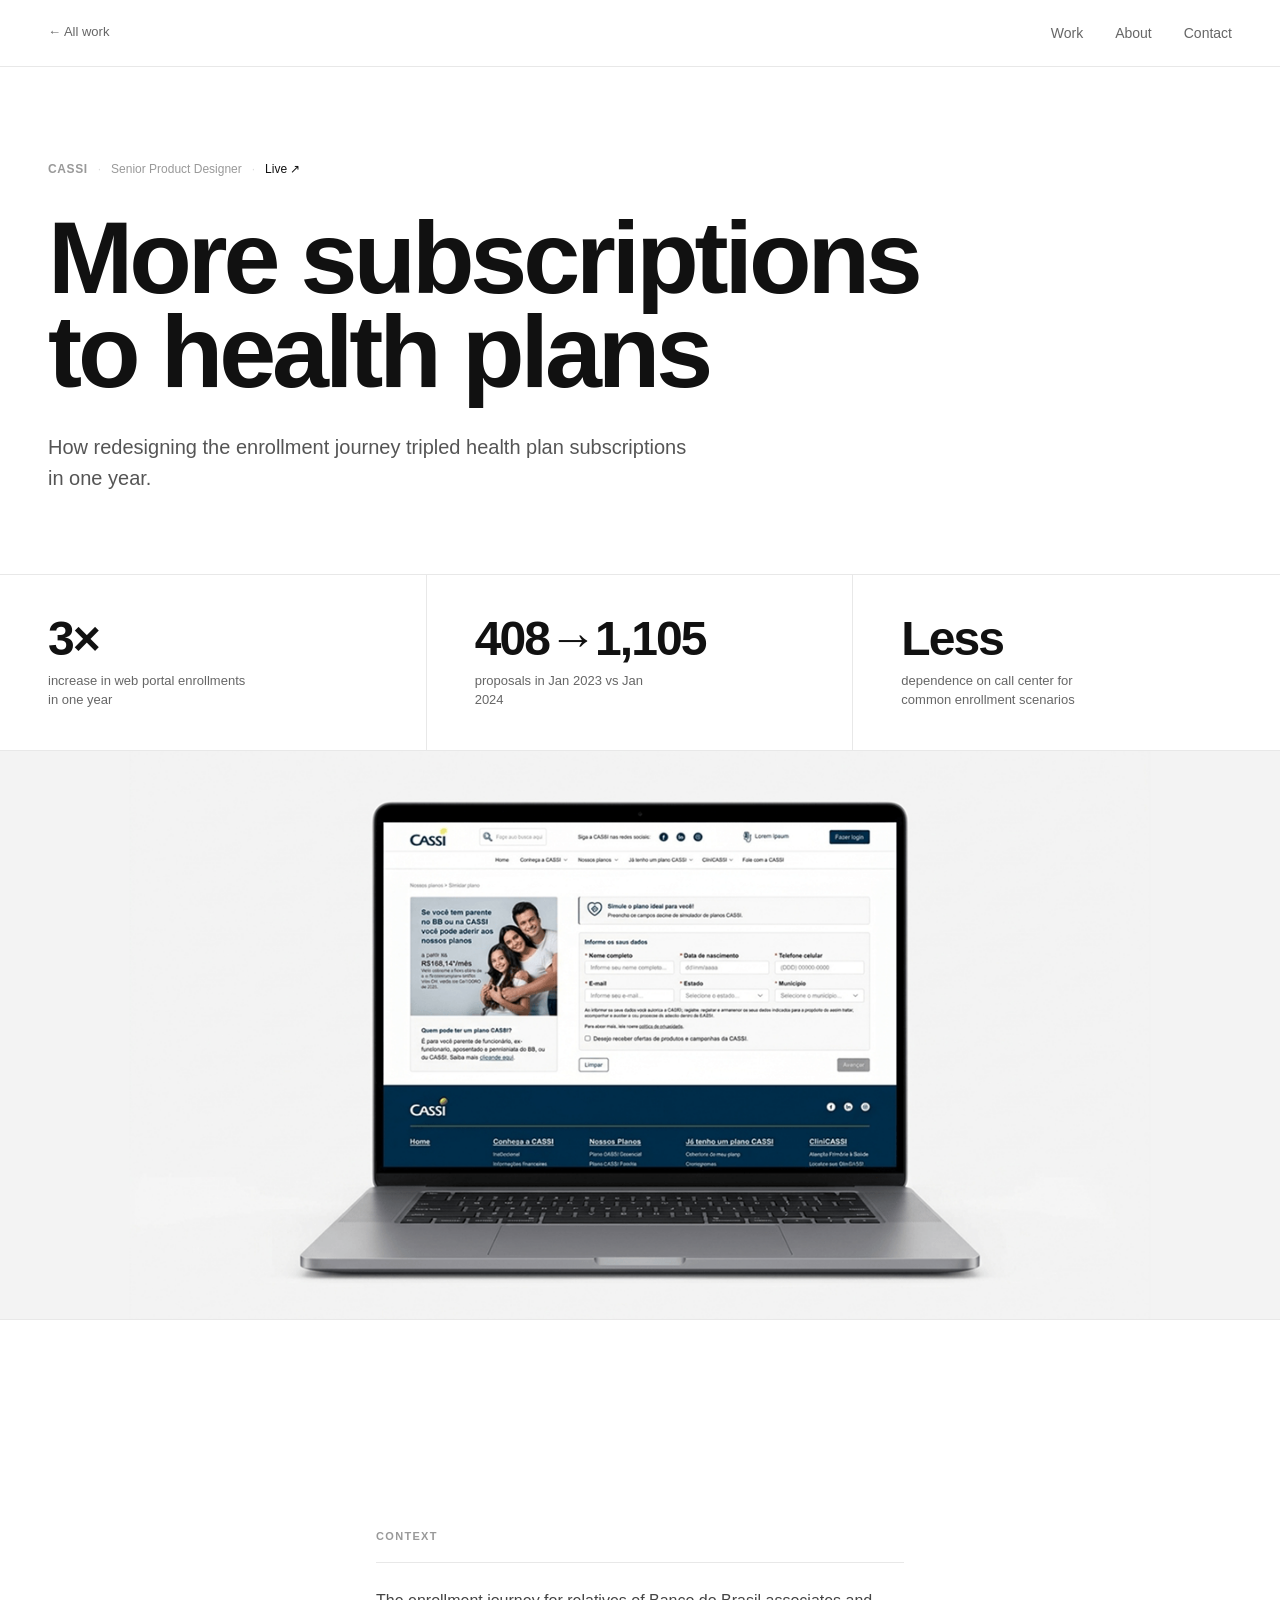
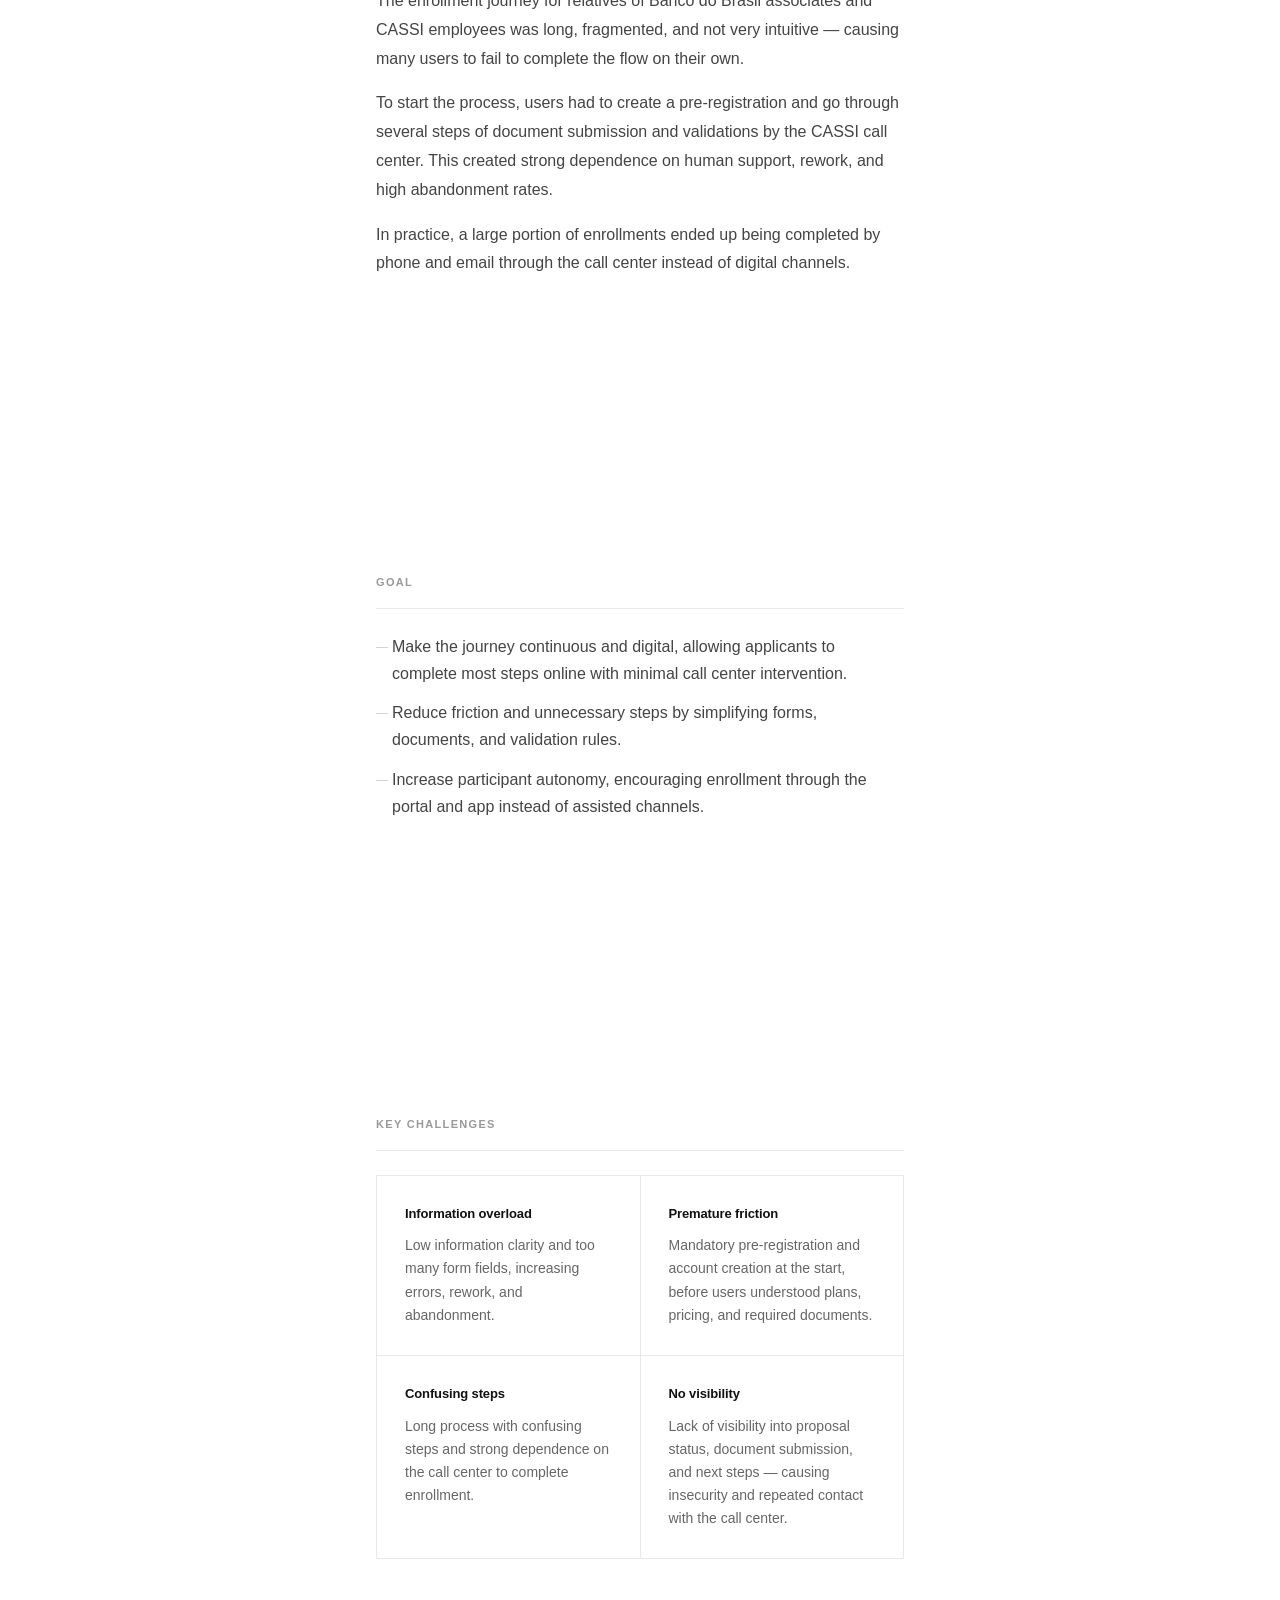
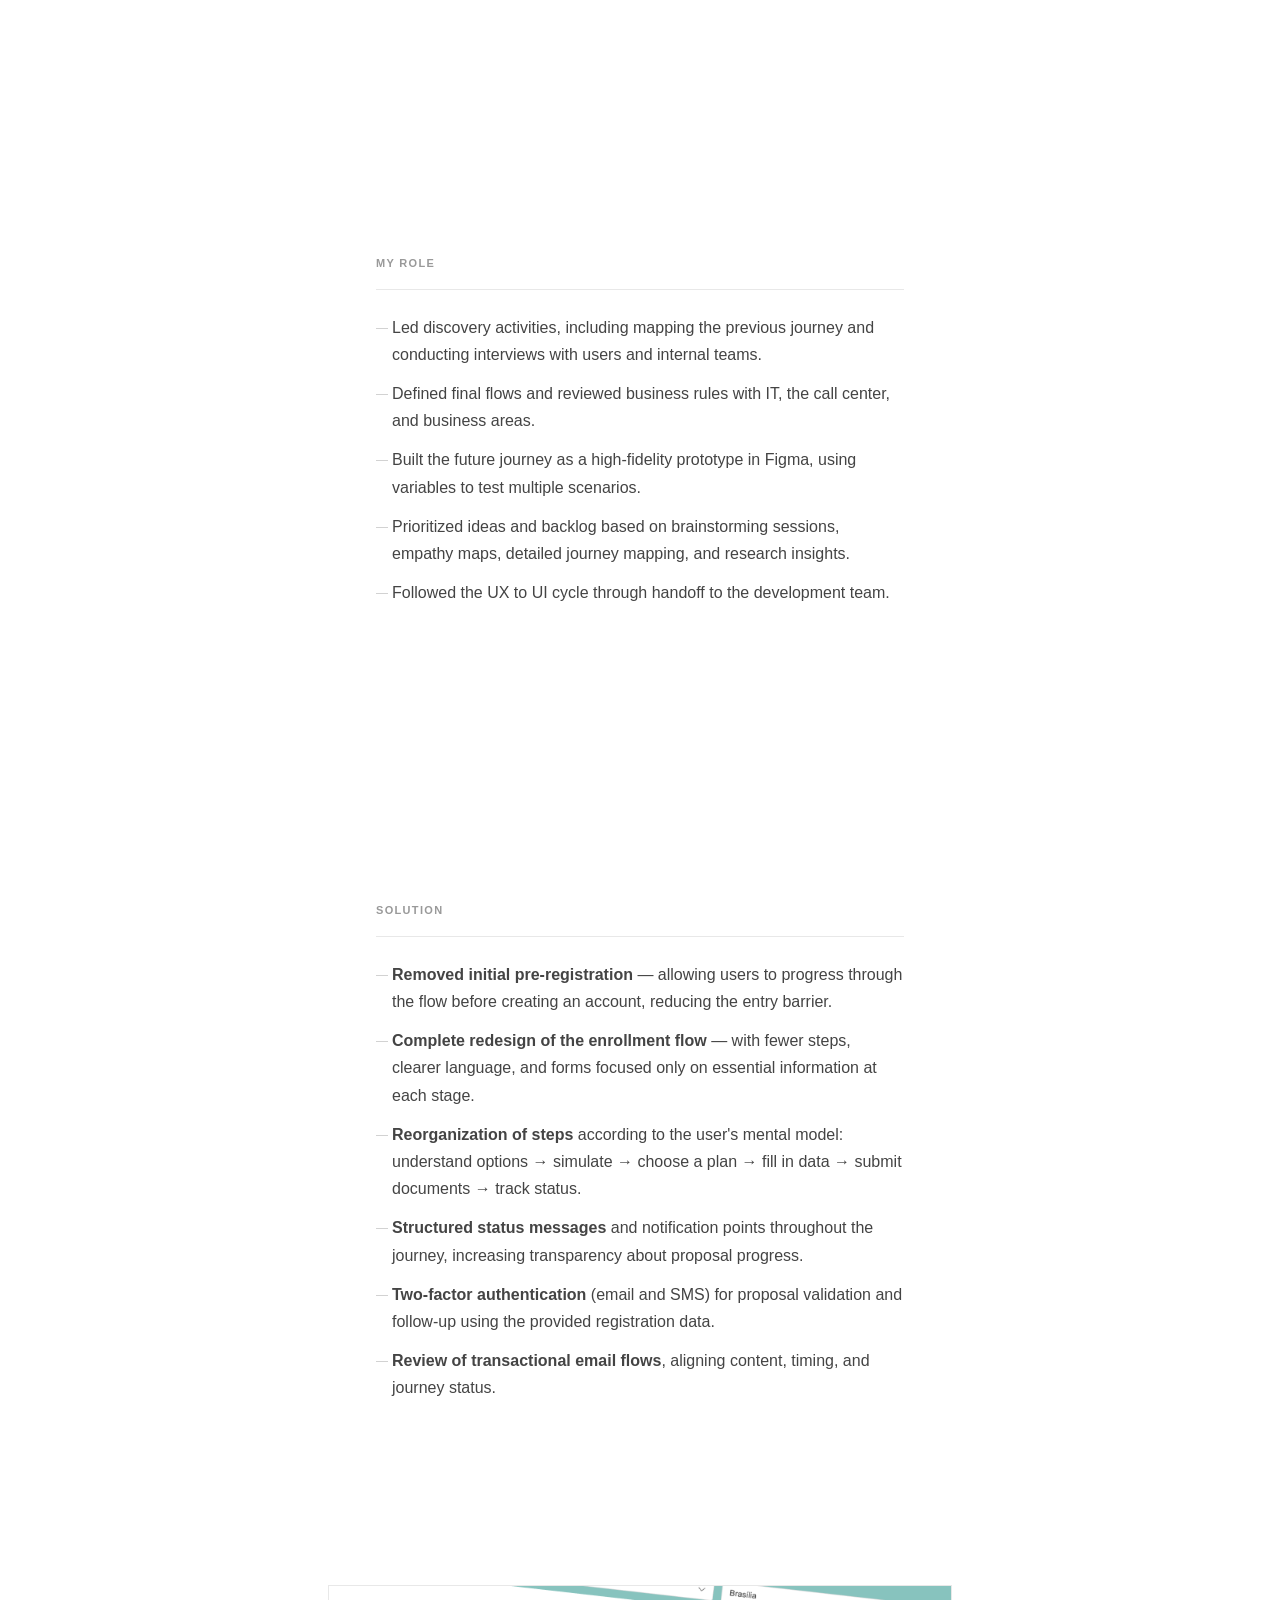
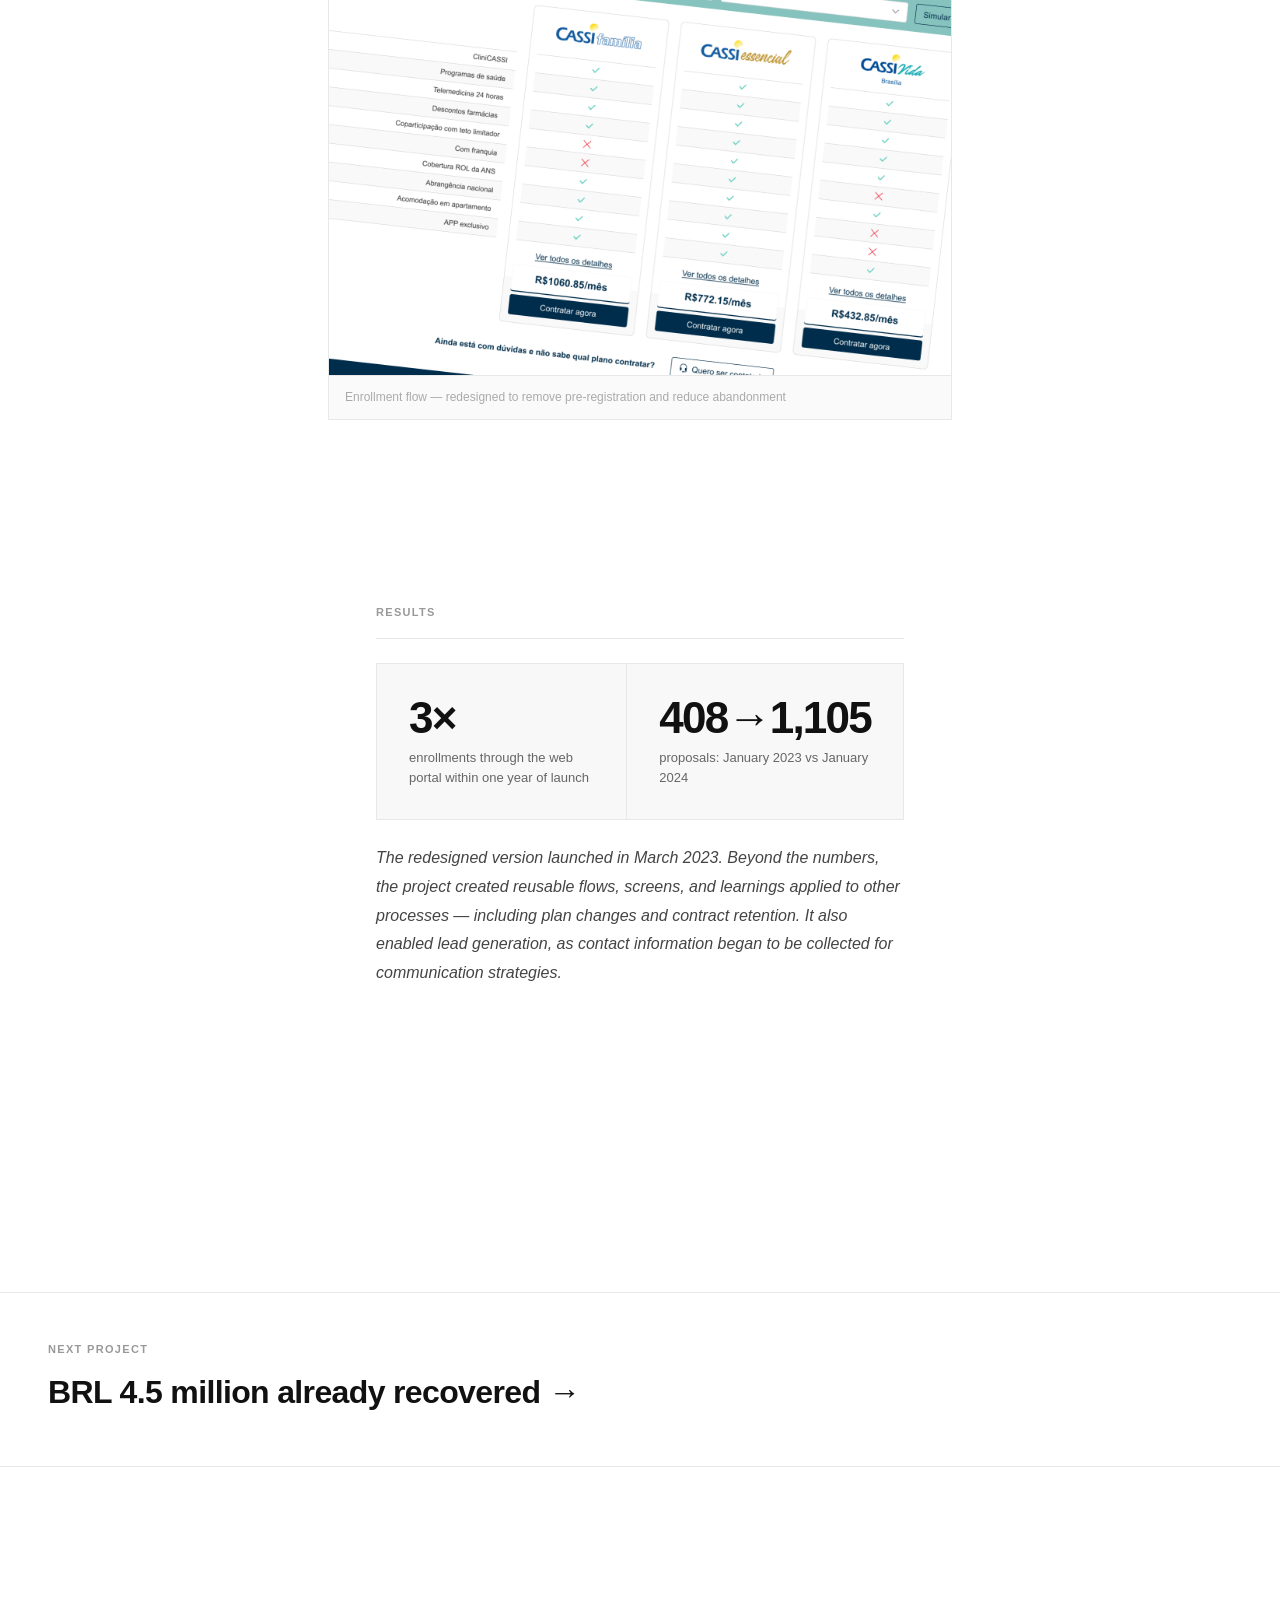
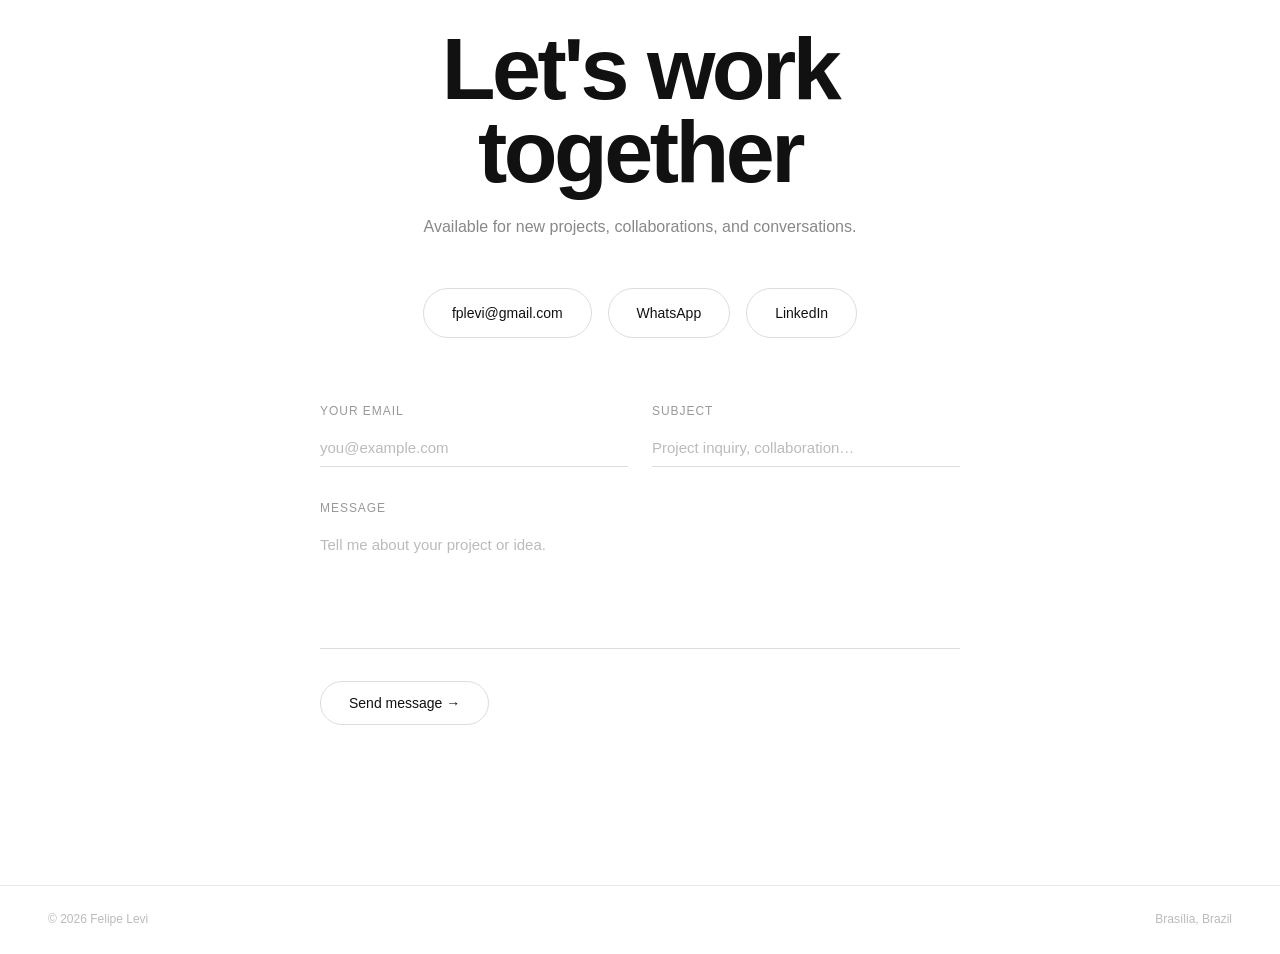
<file: work/more-subscriptions.html>
<!DOCTYPE html>
<html lang="en">
<head>
  <meta charset="UTF-8">
  <meta name="viewport" content="width=device-width, initial-scale=1.0">
  <title>More subscriptions to health plans — Felipe Levi</title>
  <meta name="description" content="How redesigning the enrollment journey tripled health plan subscriptions in one year.">
  <link rel="stylesheet" href="../style.css">
</head>
<body>

  <nav class="nav">
    <a href="../index.html" class="nav-back">← All work</a>
    <ul class="nav-links">
      <li><a href="../index.html#work">Work</a></li>
      <li><a href="../index.html#about">About</a></li>
      <li><a href="../index.html#contact">Contact</a></li>
    </ul>
  </nav>

  <main>

    <!-- CASE HEADER -->
    <header class="case-header">
      <div class="case-header-inner">
        <div class="case-meta-row">
          <span class="case-company">CASSI</span>
          <span class="case-dot">·</span>
          <span class="case-role">Senior Product Designer</span>
          <span class="case-dot">·</span>
          <a href="https://contrate.cassi.com.br/" class="case-live-link" target="_blank" rel="noopener">Live ↗</a>
        </div>
        <h1 class="case-title">More subscriptions<br>to health plans</h1>
        <p class="case-subtitle">How redesigning the enrollment journey tripled health plan subscriptions in one year.</p>
      </div>
    </header>

    <!-- OUTCOMES BAR -->
    <div class="outcomes-bar">
      <div class="outcome-item">
        <span class="outcome-number">3×</span>
        <span class="outcome-label">increase in web portal enrollments in one year</span>
      </div>
      <div class="outcome-item">
        <span class="outcome-number">408→1,105</span>
        <span class="outcome-label">proposals in Jan 2023 vs Jan 2024</span>
      </div>
      <div class="outcome-item">
        <span class="outcome-number">Less</span>
        <span class="outcome-label">dependence on call center for common enrollment scenarios</span>
      </div>
    </div>

    <!-- HERO IMAGE -->
    <figure class="case-hero-image">
      <img src="../img/more-subscriptions-hero.png" alt="More subscriptions to health plans — project overview">
    </figure>

    <!-- CASE BODY -->
    <div class="case-body">

      <section class="case-section fade-in">
        <h2>Context</h2>
        <p>The enrollment journey for relatives of Banco do Brasil associates and CASSI employees was long, fragmented, and not very intuitive — causing many users to fail to complete the flow on their own.</p>
        <p>To start the process, users had to create a pre-registration and go through several steps of document submission and validations by the CASSI call center. This created strong dependence on human support, rework, and high abandonment rates.</p>
        <p>In practice, a large portion of enrollments ended up being completed by phone and email through the call center instead of digital channels.</p>
      </section>

      <section class="case-section fade-in">
        <h2>Goal</h2>
        <ul class="case-list">
          <li>Make the journey continuous and digital, allowing applicants to complete most steps online with minimal call center intervention.</li>
          <li>Reduce friction and unnecessary steps by simplifying forms, documents, and validation rules.</li>
          <li>Increase participant autonomy, encouraging enrollment through the portal and app instead of assisted channels.</li>
        </ul>
      </section>

      <section class="case-section fade-in">
        <h2>Key challenges</h2>
        <div class="challenge-grid">
          <div class="challenge-item">
            <span class="challenge-label">Information overload</span>
            <p>Low information clarity and too many form fields, increasing errors, rework, and abandonment.</p>
          </div>
          <div class="challenge-item">
            <span class="challenge-label">Premature friction</span>
            <p>Mandatory pre-registration and account creation at the start, before users understood plans, pricing, and required documents.</p>
          </div>
          <div class="challenge-item">
            <span class="challenge-label">Confusing steps</span>
            <p>Long process with confusing steps and strong dependence on the call center to complete enrollment.</p>
          </div>
          <div class="challenge-item">
            <span class="challenge-label">No visibility</span>
            <p>Lack of visibility into proposal status, document submission, and next steps — causing insecurity and repeated contact with the call center.</p>
          </div>
        </div>
      </section>

      <section class="case-section fade-in">
        <h2>My role</h2>
        <ul class="case-list">
          <li>Led discovery activities, including mapping the previous journey and conducting interviews with users and internal teams.</li>
          <li>Defined final flows and reviewed business rules with IT, the call center, and business areas.</li>
          <li>Built the future journey as a high-fidelity prototype in Figma, using variables to test multiple scenarios.</li>
          <li>Prioritized ideas and backlog based on brainstorming sessions, empathy maps, detailed journey mapping, and research insights.</li>
          <li>Followed the UX to UI cycle through handoff to the development team.</li>
        </ul>
      </section>

      <section class="case-section fade-in">
        <h2>Solution</h2>
        <ul class="case-list">
          <li><strong>Removed initial pre-registration</strong> — allowing users to progress through the flow before creating an account, reducing the entry barrier.</li>
          <li><strong>Complete redesign of the enrollment flow</strong> — with fewer steps, clearer language, and forms focused only on essential information at each stage.</li>
          <li><strong>Reorganization of steps</strong> according to the user's mental model: understand options → simulate → choose a plan → fill in data → submit documents → track status.</li>
          <li><strong>Structured status messages</strong> and notification points throughout the journey, increasing transparency about proposal progress.</li>
          <li><strong>Two-factor authentication</strong> (email and SMS) for proposal validation and follow-up using the provided registration data.</li>
          <li><strong>Review of transactional email flows</strong>, aligning content, timing, and journey status.</li>
        </ul>
      </section>

      <figure class="case-inline-image fade-in">
        <img src="../img/more-subscriptions-print.png" alt="Enrollment flow redesign — before and after">
        <figcaption>Enrollment flow — redesigned to remove pre-registration and reduce abandonment</figcaption>
      </figure>

      <section class="case-section fade-in">
        <h2>Results</h2>
        <div class="results-grid">
          <div class="result-card">
            <span class="result-number">3×</span>
            <p>enrollments through the web portal within one year of launch</p>
          </div>
          <div class="result-card">
            <span class="result-number">408→1,105</span>
            <p>proposals: January 2023 vs January 2024</p>
          </div>
        </div>
        <p class="case-results-note">The redesigned version launched in March 2023. Beyond the numbers, the project created reusable flows, screens, and learnings applied to other processes — including plan changes and contract retention. It also enabled lead generation, as contact information began to be collected for communication strategies.</p>
      </section>

    </div>
  </main>

  <!-- NEXT PROJECT -->
  <div class="next-project">
    <a href="brl-recovered.html" class="next-project-link">
      <span class="next-label">Next project</span>
      <span class="next-title">BRL 4.5 million already recovered →</span>
    </a>
  </div>

  <!-- CONTACT -->
  <section class="contact" id="contact">
    <div class="contact-content fade-in">
      <h2>Let's work<br>together</h2>
      <p>Available for new projects, collaborations, and conversations.</p>
      <div class="contact-links">
        <a href="mailto:fplevi@gmail.com" class="contact-link">fplevi@gmail.com</a>
        <a href="https://api.whatsapp.com/send?phone=5561999077204&text=Ol%C3%A1" class="contact-link" target="_blank" rel="noopener">WhatsApp</a>
        <a href="https://www.linkedin.com/in/fplevi/" class="contact-link" target="_blank" rel="noopener">LinkedIn</a>
      </div>

      <form
        class="contact-form fade-in"
        action="https://formspree.io/f/mreokypa"
        method="POST"
      >
        <input type="hidden" name="_replyto" value="fplevi@gmail.com">

        <div class="form-row">
          <div class="form-field">
            <label for="email">Your email</label>
            <input type="email" id="email" name="email" placeholder="you@example.com" required>
          </div>
          <div class="form-field">
            <label for="subject">Subject</label>
            <input type="text" id="subject" name="subject" placeholder="Project inquiry, collaboration…" required>
          </div>
        </div>

        <div class="form-field">
          <label for="message">Message</label>
          <textarea id="message" name="message" rows="6" placeholder="Tell me about your project or idea." required></textarea>
        </div>

        <button type="submit" class="form-submit">Send message →</button>
      </form>
    </div>
  </section>

  <footer class="footer">
    <span>© 2026 Felipe Levi</span>
    <span>Brasília, Brazil</span>
  </footer>

  <script src="../script.js"></script>
</body>
</html>
</file>
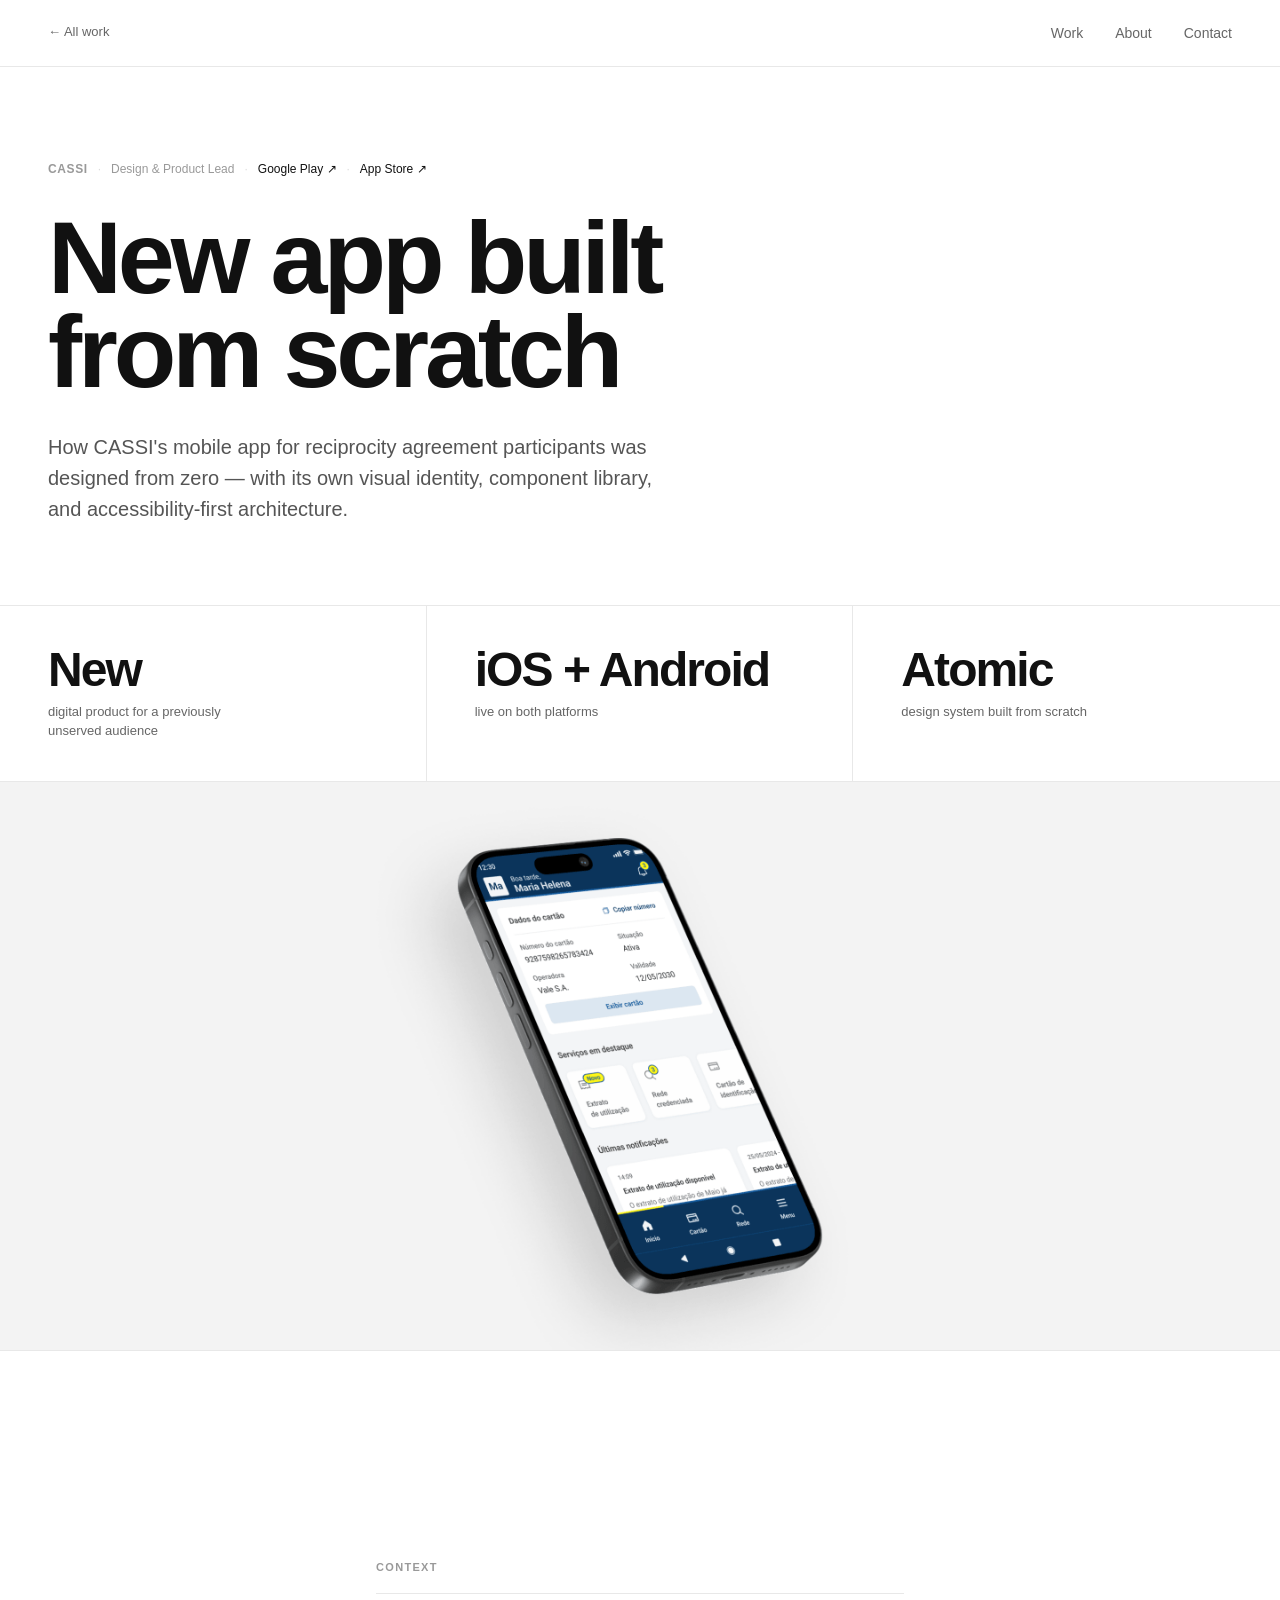
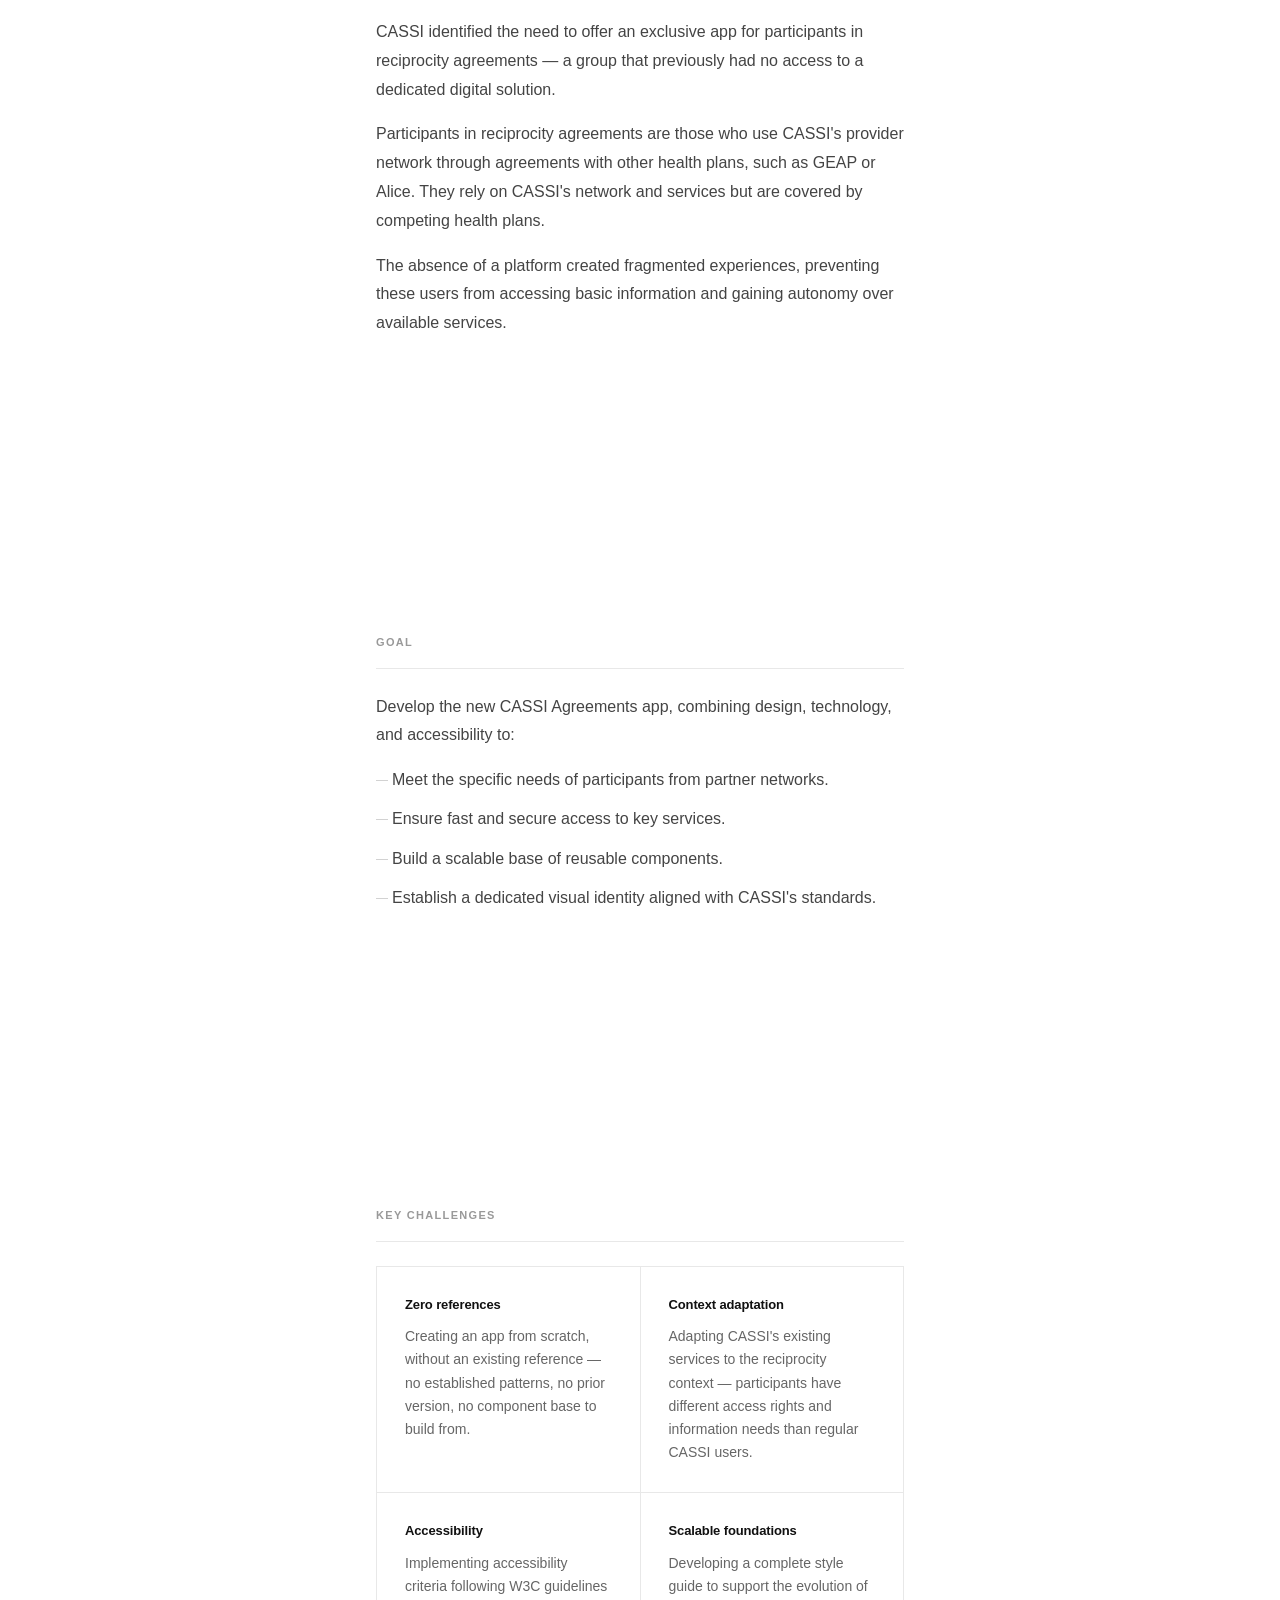
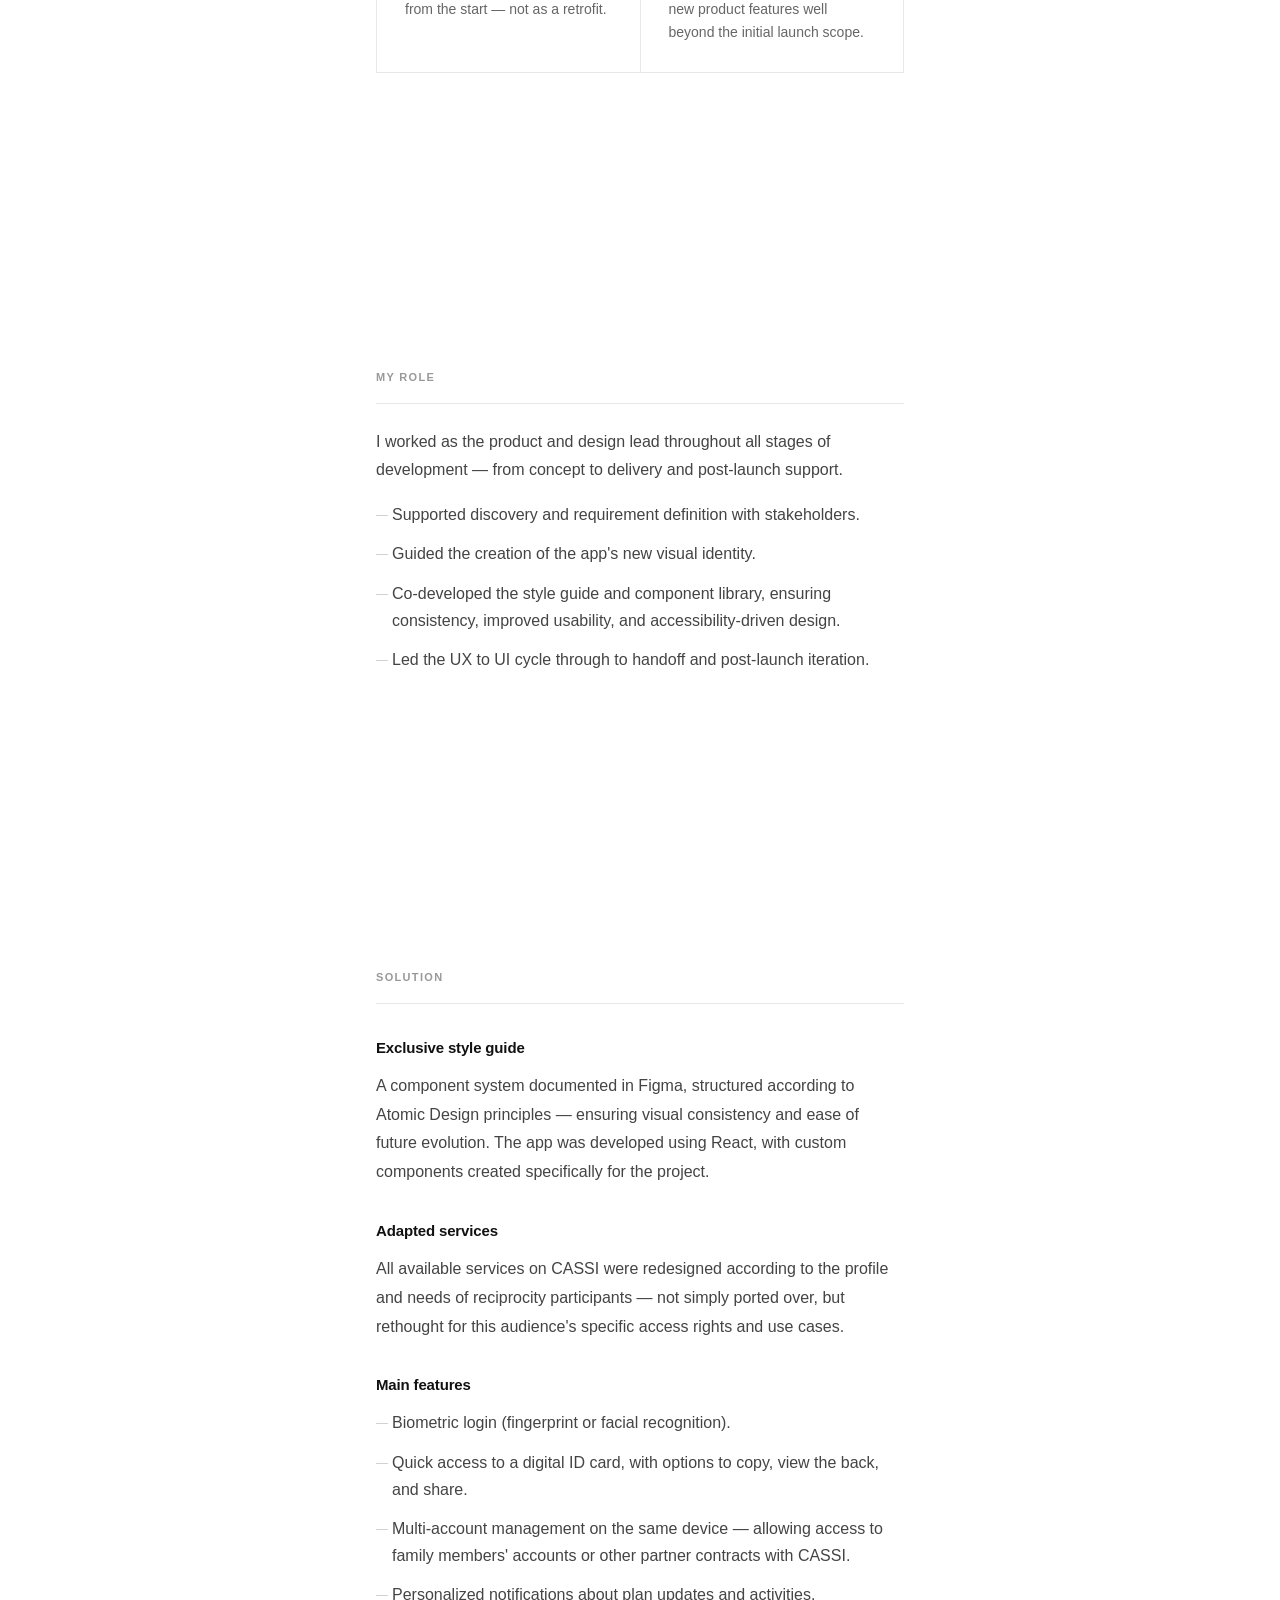
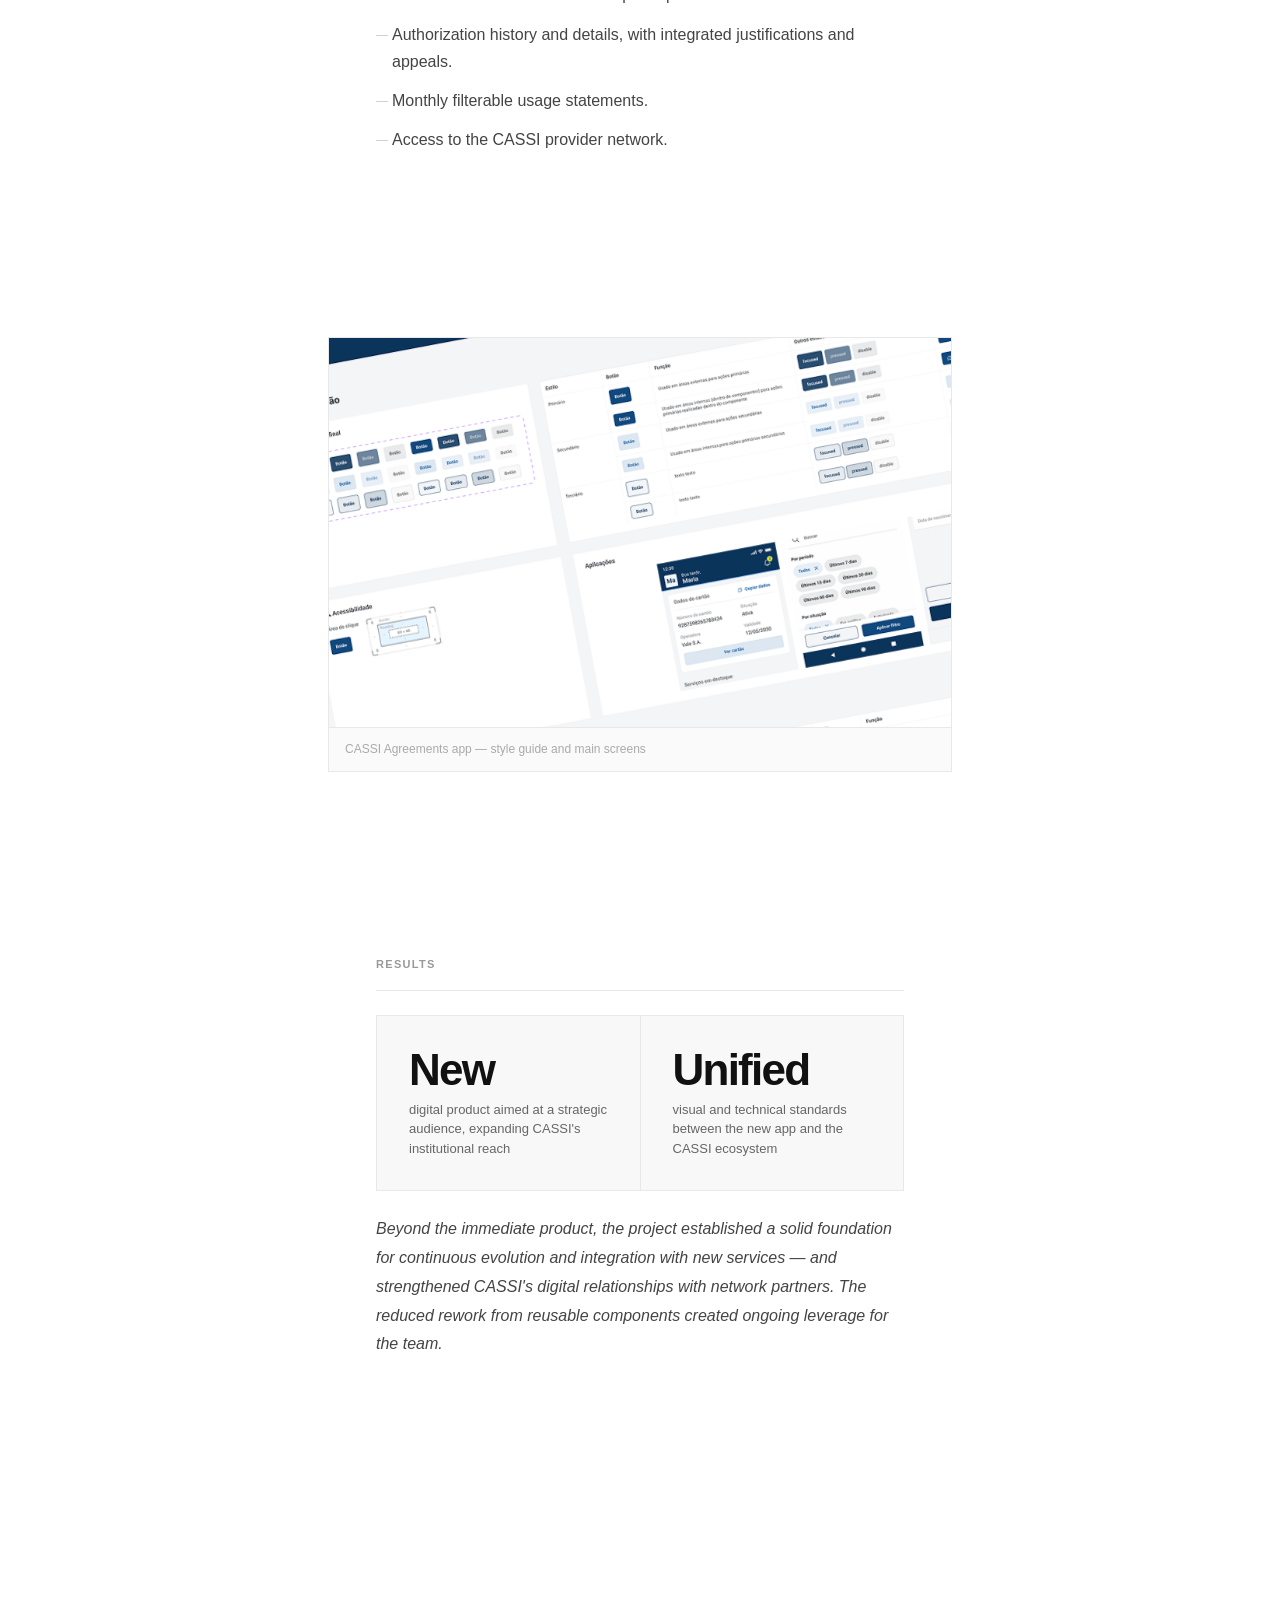
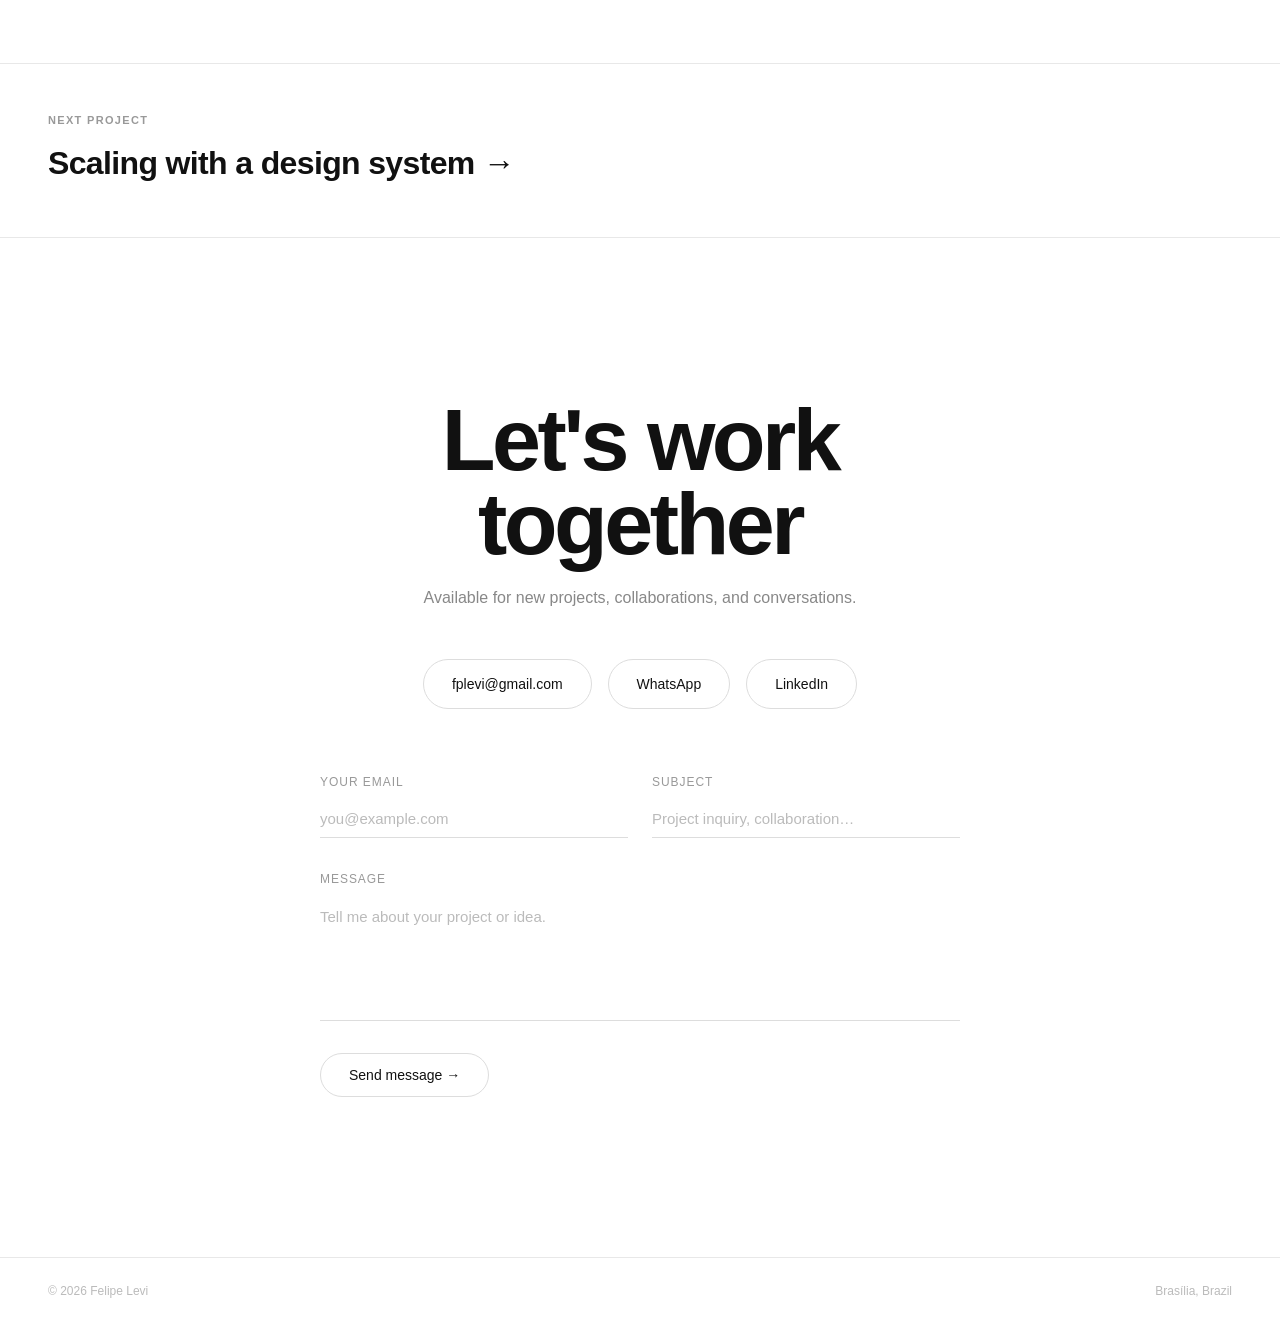
<file: work/new-app.html>
<!DOCTYPE html>
<html lang="en">
<head>
  <meta charset="UTF-8">
  <meta name="viewport" content="width=device-width, initial-scale=1.0">
  <title>New app built from scratch — Felipe Levi</title>
  <meta name="description" content="How CASSI's mobile app for reciprocity agreement participants was designed from zero — new visual identity, component library, and accessibility-first architecture.">
  <link rel="stylesheet" href="../style.css">
</head>
<body>

  <nav class="nav">
    <a href="../index.html" class="nav-back">← All work</a>
    <ul class="nav-links">
      <li><a href="../index.html#work">Work</a></li>
      <li><a href="../index.html#about">About</a></li>
      <li><a href="../index.html#contact">Contact</a></li>
    </ul>
  </nav>

  <main>

    <!-- CASE HEADER -->
    <header class="case-header">
      <div class="case-header-inner">
        <div class="case-meta-row">
          <span class="case-company">CASSI</span>
          <span class="case-dot">·</span>
          <span class="case-role">Design &amp; Product Lead</span>
          <span class="case-dot">·</span>
          <a href="https://play.google.com/store/apps/details?id=br.com.cassi.app.reciprocidade&pcampaignid=web_share" class="case-live-link" target="_blank" rel="noopener">Google Play ↗</a>
          <span class="case-dot">·</span>
          <a href="https://apps.apple.com/br/app/cassi-conv%C3%AAnios/id6705117118" class="case-live-link" target="_blank" rel="noopener">App Store ↗</a>
        </div>
        <h1 class="case-title">New app built<br>from scratch</h1>
        <p class="case-subtitle">How CASSI's mobile app for reciprocity agreement participants was designed from zero — with its own visual identity, component library, and accessibility-first architecture.</p>
      </div>
    </header>

    <!-- OUTCOMES BAR -->
    <div class="outcomes-bar">
      <div class="outcome-item">
        <span class="outcome-number">New</span>
        <span class="outcome-label">digital product for a previously unserved audience</span>
      </div>
      <div class="outcome-item">
        <span class="outcome-number">iOS + Android</span>
        <span class="outcome-label">live on both platforms</span>
      </div>
      <div class="outcome-item">
        <span class="outcome-number">Atomic</span>
        <span class="outcome-label">design system built from scratch</span>
      </div>
    </div>

    <!-- HERO IMAGE -->
    <figure class="case-hero-image">
      <img src="../img/new-app-hero.png" alt="New app built from scratch — project overview">
    </figure>

    <!-- CASE BODY -->
    <div class="case-body">

      <section class="case-section fade-in">
        <h2>Context</h2>
        <p>CASSI identified the need to offer an exclusive app for participants in reciprocity agreements — a group that previously had no access to a dedicated digital solution.</p>
        <p>Participants in reciprocity agreements are those who use CASSI's provider network through agreements with other health plans, such as GEAP or Alice. They rely on CASSI's network and services but are covered by competing health plans.</p>
        <p>The absence of a platform created fragmented experiences, preventing these users from accessing basic information and gaining autonomy over available services.</p>
      </section>

      <section class="case-section fade-in">
        <h2>Goal</h2>
        <p>Develop the new CASSI Agreements app, combining design, technology, and accessibility to:</p>
        <ul class="case-list">
          <li>Meet the specific needs of participants from partner networks.</li>
          <li>Ensure fast and secure access to key services.</li>
          <li>Build a scalable base of reusable components.</li>
          <li>Establish a dedicated visual identity aligned with CASSI's standards.</li>
        </ul>
      </section>

      <section class="case-section fade-in">
        <h2>Key challenges</h2>
        <div class="challenge-grid">
          <div class="challenge-item">
            <span class="challenge-label">Zero references</span>
            <p>Creating an app from scratch, without an existing reference — no established patterns, no prior version, no component base to build from.</p>
          </div>
          <div class="challenge-item">
            <span class="challenge-label">Context adaptation</span>
            <p>Adapting CASSI's existing services to the reciprocity context — participants have different access rights and information needs than regular CASSI users.</p>
          </div>
          <div class="challenge-item">
            <span class="challenge-label">Accessibility</span>
            <p>Implementing accessibility criteria following W3C guidelines from the start — not as a retrofit.</p>
          </div>
          <div class="challenge-item">
            <span class="challenge-label">Scalable foundations</span>
            <p>Developing a complete style guide to support the evolution of new product features well beyond the initial launch scope.</p>
          </div>
        </div>
      </section>

      <section class="case-section fade-in">
        <h2>My role</h2>
        <p>I worked as the product and design lead throughout all stages of development — from concept to delivery and post-launch support.</p>
        <ul class="case-list">
          <li>Supported discovery and requirement definition with stakeholders.</li>
          <li>Guided the creation of the app's new visual identity.</li>
          <li>Co-developed the style guide and component library, ensuring consistency, improved usability, and accessibility-driven design.</li>
          <li>Led the UX to UI cycle through to handoff and post-launch iteration.</li>
        </ul>
      </section>

      <section class="case-section fade-in">
        <h2>Solution</h2>

        <h3>Exclusive style guide</h3>
        <p>A component system documented in Figma, structured according to Atomic Design principles — ensuring visual consistency and ease of future evolution. The app was developed using React, with custom components created specifically for the project.</p>

        <h3>Adapted services</h3>
        <p>All available services on CASSI were redesigned according to the profile and needs of reciprocity participants — not simply ported over, but rethought for this audience's specific access rights and use cases.</p>

        <h3>Main features</h3>
        <ul class="case-list">
          <li>Biometric login (fingerprint or facial recognition).</li>
          <li>Quick access to a digital ID card, with options to copy, view the back, and share.</li>
          <li>Multi-account management on the same device — allowing access to family members' accounts or other partner contracts with CASSI.</li>
          <li>Personalized notifications about plan updates and activities.</li>
          <li>Authorization history and details, with integrated justifications and appeals.</li>
          <li>Monthly filterable usage statements.</li>
          <li>Access to the CASSI provider network.</li>
        </ul>
      </section>

      <figure class="case-inline-image fade-in">
        <img src="../img/new-app-print.png" alt="CASSI Agreements app — screens">
        <figcaption>CASSI Agreements app — style guide and main screens</figcaption>
      </figure>

      <section class="case-section fade-in">
        <h2>Results</h2>
        <div class="results-grid">
          <div class="result-card">
            <span class="result-number">New</span>
            <p>digital product aimed at a strategic audience, expanding CASSI's institutional reach</p>
          </div>
          <div class="result-card">
            <span class="result-number">Unified</span>
            <p>visual and technical standards between the new app and the CASSI ecosystem</p>
          </div>
        </div>
        <p class="case-results-note">Beyond the immediate product, the project established a solid foundation for continuous evolution and integration with new services — and strengthened CASSI's digital relationships with network partners. The reduced rework from reusable components created ongoing leverage for the team.</p>
      </section>

    </div>
  </main>

  <!-- NEXT PROJECT -->
  <div class="next-project">
    <a href="design-system.html" class="next-project-link">
      <span class="next-label">Next project</span>
      <span class="next-title">Scaling with a design system →</span>
    </a>
  </div>

  <!-- CONTACT -->
  <section class="contact" id="contact">
    <div class="contact-content fade-in">
      <h2>Let's work<br>together</h2>
      <p>Available for new projects, collaborations, and conversations.</p>
      <div class="contact-links">
        <a href="mailto:fplevi@gmail.com" class="contact-link">fplevi@gmail.com</a>
        <a href="https://api.whatsapp.com/send?phone=5561999077204&text=Ol%C3%A1" class="contact-link" target="_blank" rel="noopener">WhatsApp</a>
        <a href="https://www.linkedin.com/in/fplevi/" class="contact-link" target="_blank" rel="noopener">LinkedIn</a>
      </div>

      <form
        class="contact-form fade-in"
        action="https://formspree.io/f/mreokypa"
        method="POST"
      >
        <input type="hidden" name="_replyto" value="fplevi@gmail.com">

        <div class="form-row">
          <div class="form-field">
            <label for="email">Your email</label>
            <input type="email" id="email" name="email" placeholder="you@example.com" required>
          </div>
          <div class="form-field">
            <label for="subject">Subject</label>
            <input type="text" id="subject" name="subject" placeholder="Project inquiry, collaboration…" required>
          </div>
        </div>

        <div class="form-field">
          <label for="message">Message</label>
          <textarea id="message" name="message" rows="6" placeholder="Tell me about your project or idea." required></textarea>
        </div>

        <button type="submit" class="form-submit">Send message →</button>
      </form>
    </div>
  </section>

  <footer class="footer">
    <span>© 2026 Felipe Levi</span>
    <span>Brasília, Brazil</span>
  </footer>

  <script src="../script.js"></script>
</body>
</html>
</file>
<file: style.css>
/* =====================
   RESET & BASE
   ===================== */

*, *::before, *::after {
  box-sizing: border-box;
  margin: 0;
  padding: 0;
}

html {
  scroll-behavior: smooth;
  overflow-x: hidden;
}

body {
  font-family: -apple-system, BlinkMacSystemFont, 'Segoe UI', Helvetica, Arial, sans-serif;
  font-size: 16px;
  line-height: 1.6;
  color: #111;
  background: #fff;
  -webkit-font-smoothing: antialiased;
  -moz-osx-font-smoothing: grayscale;
  max-width: 1280px;
  margin-left: auto;
  margin-right: auto;
}

a {
  color: inherit;
  text-decoration: none;
}

/* =====================
   NAV
   ===================== */

.nav {
  position: fixed;
  top: 0;
  left: 0;
  right: 0;
  z-index: 100;
  display: flex;
  justify-content: space-between;
  align-items: center;
  padding: 20px clamp(48px, calc((100vw - 1280px) / 2 + 48px), 9999px);
  background: rgba(255, 255, 255, 0.92);
  backdrop-filter: blur(12px);
  -webkit-backdrop-filter: blur(12px);
  border-bottom: 1px solid #e8e8e8;
  transition: border-color 0.3s;
}

.nav-logo {
  font-size: 15px;
  font-weight: 600;
  letter-spacing: -0.01em;
}

.nav-links {
  list-style: none;
  display: flex;
  gap: 32px;
}

.nav-links a {
  font-size: 14px;
  color: #666;
  transition: color 0.2s;
}

.nav-links a:hover {
  color: #111;
}

/* =====================
   HERO
   ===================== */

.hero {
  min-height: 100vh;
  display: flex;
  flex-direction: row;
  align-items: center;
  gap: 80px;
  padding: 120px 48px 80px;
}

.hero-left {
  flex: 1;
  min-width: 0;
  display: flex;
  flex-direction: column;
}

.hero-label {
  font-size: 12px;
  font-weight: 500;
  color: #999;
  letter-spacing: 0.1em;
  text-transform: uppercase;
  margin-bottom: 24px;
}

.hero-name {
  font-size: clamp(56px, 8vw, 128px);
  font-weight: 700;
  line-height: 0.88;
  letter-spacing: -0.04em;
  margin-bottom: 36px;
}

.hero-tagline {
  font-size: clamp(16px, 1.6vw, 20px);
  color: #555;
  max-width: 380px;
  line-height: 1.5;
  margin-bottom: 48px;
}

.hero-meta {
  display: flex;
  gap: 28px;
  font-size: 13px;
  color: #aaa;
}

/* Hero visual — stacked cards */
.hero-visual {
  flex-shrink: 0;
  width: 400px;
  display: flex;
  align-items: flex-end;
  justify-content: flex-start;
}

.hero-cards {
  position: relative;
  width: 300px;
  height: 420px;
  cursor: pointer;
}

.hero-card {
  display: block;
  position: absolute;
  width: 100%;
  border: 1px solid #e8e8e8;
  overflow: hidden;
  background: #fff;
  transition: transform 0.6s cubic-bezier(0.25, 0.46, 0.45, 0.94),
              box-shadow 0.6s ease,
              opacity 0.6s ease;
  text-decoration: none;
}

.hero-card img {
  display: block;
  width: 100%;
  height: auto;
}

.hero-card-label {
  display: block;
  padding: 8px 12px;
  font-size: 11px;
  color: #999;
  background: #fafafa;
  border-top: 1px solid #e8e8e8;
  letter-spacing: 0.02em;
  white-space: nowrap;
}

/* Resting — clearly stacked, depth visible */
.hero-card--front {
  bottom: 0;
  left: 0;
  z-index: 3;
  transform: rotate(-3deg);
  box-shadow: 0 8px 32px rgba(0, 0, 0, 0.12);
}

.hero-card--mid {
  bottom: 0;
  left: 0;
  z-index: 2;
  transform: rotate(3deg) translate(8px, -60px);
  opacity: 0.85;
  box-shadow: 0 4px 16px rgba(0, 0, 0, 0.06);
}

.hero-card--back {
  bottom: 0;
  left: 0;
  z-index: 1;
  transform: rotate(7deg) translate(16px, -120px);
  opacity: 0.65;
}

/* Hover — fan upward, z-index never changes */
.hero-cards:hover .hero-card--front {
  transform: rotate(-4deg) translate(-16px, -16px);
  box-shadow: 0 20px 56px rgba(0, 0, 0, 0.14);
  opacity: 1;
}

.hero-cards:hover .hero-card--mid {
  transform: rotate(0deg) translate(8px, -220px);
  box-shadow: 0 16px 48px rgba(0, 0, 0, 0.10);
  opacity: 1;
}

.hero-cards:hover .hero-card--back {
  transform: rotate(4deg) translate(24px, -360px);
  box-shadow: 0 12px 36px rgba(0, 0, 0, 0.08);
  opacity: 1;
}

/* =====================
   SECTION BASE
   ===================== */

section {
  padding: 112px 48px;
}

.section-header {
  margin-bottom: 56px;
  padding-bottom: 20px;
  border-bottom: 1px solid #e8e8e8;
}

.section-header h2 {
  font-size: 11px;
  font-weight: 600;
  color: #999;
  letter-spacing: 0.12em;
  text-transform: uppercase;
}

/* =====================
   WORK
   ===================== */

.work-grid {
  display: grid;
  grid-template-columns: repeat(2, 1fr);
  gap: 1px;
  background: #e8e8e8;
  border: 1px solid #e8e8e8;
}

.project-card {
  background: #fff;
  padding: 48px;
  display: flex;
  flex-direction: column;
  gap: 14px;
  transition: background 0.25s;
}

.project-card:hover {
  background: #fafafa;
}

.project-meta {
  display: flex;
  align-items: center;
  gap: 10px;
  flex-wrap: wrap;
}

.project-number {
  font-size: 11px;
  color: #bbb;
  font-variant-numeric: tabular-nums;
  letter-spacing: 0.05em;
}

.project-company {
  font-size: 11px;
  color: #bbb;
  letter-spacing: 0.05em;
}

.project-status {
  font-size: 10px;
  font-weight: 600;
  padding: 3px 9px;
  border-radius: 100px;
  letter-spacing: 0.03em;
}

.project-status.in-production {
  background: #ecf7ee;
  color: #2a7a34;
}

.project-status.in-development {
  background: #fff4e5;
  color: #b85c00;
}

.project-title {
  font-size: clamp(26px, 3vw, 38px);
  font-weight: 700;
  line-height: 1.05;
  letter-spacing: -0.025em;
  margin-top: 6px;
}

.project-role {
  font-size: 12px;
  color: #888;
  letter-spacing: 0.02em;
}

.project-desc {
  font-size: 14px;
  color: #555;
  line-height: 1.7;
  flex: 1;
}

.project-outcomes {
  display: grid;
  grid-template-columns: repeat(3, 1fr);
  border-top: 1px solid #ebebeb;
  border-bottom: 1px solid #ebebeb;
  margin-top: 4px;
}

.project-outcome {
  display: flex;
  flex-direction: column;
  gap: 6px;
  padding: 16px 0;
  border-right: 1px solid #ebebeb;
}

.project-outcome:last-child {
  border-right: none;
  padding-left: 16px;
}

.project-outcome:not(:first-child) {
  padding-left: 16px;
}

.outcome-number {
  font-size: clamp(18px, 2.2vw, 26px);
  font-weight: 700;
  letter-spacing: -0.03em;
  line-height: 1;
}

.outcome-label {
  font-size: 11px;
  color: #888;
  line-height: 1.4;
}

.project-link {
  font-size: 13px;
  font-weight: 500;
  color: #111;
  display: inline-flex;
  align-items: center;
  gap: 4px;
  margin-top: 6px;
  transition: gap 0.2s ease;
}

.project-link:hover {
  gap: 10px;
  text-decoration: underline;
}

.project-image-link {
  display: block;
  text-decoration: none;
}

/* =====================
   ABOUT
   ===================== */

.about {
  background: #f8f8f8;
}

.about-content {
  display: grid;
  grid-template-columns: 300px 1fr;
  gap: 72px;
  align-items: start;
}

.about-photo {
  position: sticky;
  top: 88px;
  margin: 0;
  overflow: hidden;
  border: 1px solid #e8e8e8;
}

.about-photo img {
  display: block;
  width: 100%;
  height: auto;
  aspect-ratio: 5 / 6;
  object-fit: cover;
}

.about-lead {
  font-size: clamp(18px, 2vw, 24px);
  font-weight: 500;
  line-height: 1.45;
  letter-spacing: -0.01em;
  margin-bottom: 28px;
}

.about-text p {
  font-size: 15px;
  color: #555;
  line-height: 1.8;
  margin-bottom: 18px;
}

.about-skills {
  display: flex;
  flex-wrap: wrap;
  gap: 8px;
  margin-top: 36px;
}

.about-skills span {
  font-size: 12px;
  padding: 6px 14px;
  border: 1px solid #e0e0e0;
  border-radius: 100px;
  color: #555;
  background: #fff;
  letter-spacing: 0.01em;
}

/* =====================
   CONTACT
   ===================== */

.contact {
  text-align: center;
  padding: 160px 48px;
}

.contact-content {
  max-width: 640px;
  margin: 0 auto;
}

.contact h2 {
  font-size: clamp(40px, 7vw, 88px);
  font-weight: 700;
  letter-spacing: -0.04em;
  line-height: 0.95;
  margin-bottom: 20px;
}

.contact p {
  font-size: 16px;
  color: #888;
  margin-bottom: 48px;
}

.contact-links {
  display: flex;
  justify-content: center;
  gap: 16px;
  flex-wrap: wrap;
}

.contact-link {
  font-size: 14px;
  font-weight: 500;
  color: #111;
  padding: 13px 28px;
  border: 1px solid #ddd;
  border-radius: 100px;
  transition: background 0.2s, color 0.2s, border-color 0.2s;
}

.contact-link:hover {
  background: #111;
  color: #fff;
  border-color: #111;
}

/* =====================
   CONTACT FORM
   ===================== */

.contact-form {
  margin-top: 64px;
  width: 100%;
  max-width: 640px;
  margin-left: auto;
  margin-right: auto;
  display: flex;
  flex-direction: column;
  gap: 32px;
  text-align: left;
}

.form-row {
  display: grid;
  grid-template-columns: 1fr 1fr;
  gap: 24px;
}

.form-field {
  display: flex;
  flex-direction: column;
  gap: 8px;
}

.form-field label {
  font-size: 12px;
  font-weight: 500;
  color: #999;
  letter-spacing: 0.08em;
  text-transform: uppercase;
}

.form-field input,
.form-field textarea {
  font-family: inherit;
  font-size: 15px;
  color: #111;
  background: transparent;
  border: none;
  border-bottom: 1px solid #ddd;
  padding: 10px 0;
  outline: none;
  width: 100%;
  transition: border-color 0.2s;
  resize: none;
}

.form-field input::placeholder,
.form-field textarea::placeholder {
  color: #bbb;
}

.form-field input:focus,
.form-field textarea:focus {
  border-bottom-color: #111;
}

.form-submit {
  align-self: flex-start;
  font-family: inherit;
  font-size: 14px;
  font-weight: 500;
  color: #111;
  background: transparent;
  border: 1px solid #ddd;
  border-radius: 100px;
  padding: 13px 28px;
  cursor: pointer;
  transition: background 0.2s, color 0.2s, border-color 0.2s;
}

.form-submit:hover {
  background: #111;
  color: #fff;
  border-color: #111;
}

@media (max-width: 640px) {
  .form-row {
    grid-template-columns: 1fr;
  }
}

/* =====================
   FOOTER
   ===================== */

.footer {
  display: flex;
  justify-content: space-between;
  align-items: center;
  padding: 24px 48px;
  border-top: 1px solid #e8e8e8;
  font-size: 12px;
  color: #bbb;
}

/* =====================
   IMAGES
   ===================== */

/* Homepage card thumbnail */
.project-image {
  margin: -48px -48px 24px -48px;
  overflow: hidden;
  border-bottom: 1px solid #e8e8e8;
}

.project-image img {
  display: block;
  width: 100%;
  height: auto;
  aspect-ratio: 8 / 5;
  object-fit: cover;
  transition: transform 0.4s ease;
}

.project-card:hover .project-image img {
  transform: scale(1.02);
}

/* Case study hero image */
.case-hero-image {
  margin: 0;
  width: 100%;
  overflow: hidden;
  border-bottom: 1px solid #e8e8e8;
}

.case-hero-image img {
  display: block;
  width: 100%;
  height: auto;
  aspect-ratio: 1440 / 640;
  object-fit: cover;
}

/* Case study inline image */
.case-inline-image {
  margin: 0 0 72px 0;
  border: 1px solid #e8e8e8;
  overflow: hidden;
}

.case-inline-image img {
  display: block;
  width: 100%;
  height: auto;
  object-fit: cover;
}

.case-inline-image figcaption {
  padding: 12px 16px;
  font-size: 12px;
  color: #aaa;
  border-top: 1px solid #e8e8e8;
  background: #fafafa;
}

/* =====================
   ANIMATION
   ===================== */

.fade-in {
  opacity: 0;
  transform: translateY(24px);
  transition: opacity 0.65s ease, transform 0.65s ease;
}

.fade-in.visible {
  opacity: 1;
  transform: translateY(0);
}

/* Stagger project cards */
.project-card:nth-child(2) { transition-delay: 0.1s; }
.project-card:nth-child(3) { transition-delay: 0.05s; }
.project-card:nth-child(4) { transition-delay: 0.15s; }

/* =====================
   CASE STUDY PAGES
   ===================== */

.nav-back {
  font-size: 13px;
  color: #666;
  transition: color 0.2s;
}

.nav-back:hover {
  color: #111;
}

.case-header {
  padding: 160px 48px 80px;
  border-bottom: 1px solid #e8e8e8;
}

.case-header-inner {
  max-width: 900px;
}

.case-meta-row {
  display: flex;
  align-items: center;
  gap: 10px;
  flex-wrap: wrap;
  margin-bottom: 32px;
}

.case-company {
  font-size: 12px;
  font-weight: 600;
  color: #999;
  letter-spacing: 0.05em;
}

.case-dot {
  color: #ddd;
  font-size: 12px;
}

.case-role {
  font-size: 12px;
  color: #999;
}

.case-live-link {
  font-size: 12px;
  font-weight: 500;
  color: #111;
  transition: opacity 0.2s;
}

.case-live-link:hover {
  opacity: 0.6;
}

.case-access-note {
  font-size: 12px;
  color: #999;
}

.case-title {
  font-size: clamp(48px, 8vw, 104px);
  font-weight: 700;
  line-height: 0.92;
  letter-spacing: -0.04em;
  margin-bottom: 32px;
}

.case-subtitle {
  font-size: clamp(16px, 1.8vw, 20px);
  color: #555;
  line-height: 1.55;
  max-width: 640px;
}

/* Outcomes bar */
.outcomes-bar {
  display: grid;
  grid-template-columns: repeat(3, 1fr);
  border-bottom: 1px solid #e8e8e8;
}

.outcome-item {
  padding: 40px 48px;
  border-right: 1px solid #e8e8e8;
  display: flex;
  flex-direction: column;
  gap: 8px;
}

.outcome-item:last-child {
  border-right: none;
}

.outcome-item .outcome-number {
  font-size: clamp(28px, 4vw, 48px);
  font-weight: 700;
  letter-spacing: -0.04em;
  line-height: 1;
}

.outcome-item .outcome-label {
  font-size: 13px;
  color: #666;
  line-height: 1.5;
  max-width: 200px;
}

/* Case body */
.case-body {
  max-width: 720px;
  margin: 0 auto;
  padding: 96px 48px 120px;
}

.case-section {
  margin-bottom: 72px;
}

.case-section h2 {
  font-size: 11px;
  font-weight: 600;
  color: #999;
  letter-spacing: 0.12em;
  text-transform: uppercase;
  margin-bottom: 24px;
  padding-bottom: 16px;
  border-bottom: 1px solid #e8e8e8;
}

.case-section h3 {
  font-size: 15px;
  font-weight: 600;
  color: #111;
  margin-top: 32px;
  margin-bottom: 12px;
  letter-spacing: -0.01em;
}

.case-section p {
  font-size: 16px;
  color: #444;
  line-height: 1.8;
  margin-bottom: 16px;
}

.case-section p:last-child {
  margin-bottom: 0;
}

.case-list {
  list-style: none;
  padding: 0;
  margin: 0;
  display: flex;
  flex-direction: column;
  gap: 12px;
}

.case-list li {
  font-size: 16px;
  color: #444;
  line-height: 1.7;
  padding-left: 16px;
  position: relative;
}

.case-list li::before {
  content: '—';
  position: absolute;
  left: 0;
  color: #ccc;
  font-size: 12px;
  top: 4px;
}

/* Challenge grid */
.challenge-grid {
  display: grid;
  grid-template-columns: repeat(2, 1fr);
  gap: 1px;
  background: #e8e8e8;
  border: 1px solid #e8e8e8;
  margin-top: 8px;
}

.challenge-item {
  background: #fff;
  padding: 28px;
  display: flex;
  flex-direction: column;
  gap: 10px;
}

.challenge-label {
  font-size: 13px;
  font-weight: 600;
  color: #111;
  letter-spacing: -0.01em;
}

.challenge-item p {
  font-size: 14px;
  color: #666;
  line-height: 1.65;
  margin: 0;
}

/* Results grid */
.results-grid {
  display: grid;
  grid-template-columns: repeat(2, 1fr);
  gap: 1px;
  background: #e8e8e8;
  border: 1px solid #e8e8e8;
  margin-bottom: 24px;
}

.result-card {
  background: #f8f8f8;
  padding: 32px;
  display: flex;
  flex-direction: column;
  gap: 8px;
}

.result-number {
  font-size: clamp(28px, 4vw, 44px);
  font-weight: 700;
  letter-spacing: -0.04em;
  line-height: 1;
}

.result-card p {
  font-size: 13px;
  color: #666;
  line-height: 1.5;
  margin: 0;
}

.case-results-note {
  font-size: 15px;
  color: #666;
  line-height: 1.75;
  font-style: italic;
}

/* Next project */
.next-project {
  border-top: 1px solid #e8e8e8;
  border-bottom: 1px solid #e8e8e8;
}

.next-project-link {
  display: flex;
  flex-direction: column;
  gap: 8px;
  padding: 48px;
  transition: background 0.2s;
}

.next-project-link:hover {
  background: #fafafa;
}

.next-label {
  font-size: 11px;
  font-weight: 600;
  color: #999;
  letter-spacing: 0.12em;
  text-transform: uppercase;
}

.next-title {
  font-size: clamp(22px, 3vw, 32px);
  font-weight: 700;
  letter-spacing: -0.02em;
  color: #111;
}

/* =====================
   RESPONSIVE
   ===================== */

@media (max-width: 900px) {
  .work-grid {
    grid-template-columns: 1fr;
  }
}

@media (max-width: 640px) {
  .nav {
    padding: 16px 24px;
  }

  .nav-links {
    gap: 20px;
  }

  .hero {
    flex-direction: column;
    align-items: flex-start;
    gap: 0;
    padding: 100px 24px 64px;
  }

  .hero-meta {
    flex-direction: column;
    gap: 4px;
  }

  .hero-visual {
    display: none;
  }

  section {
    padding: 80px 24px;
  }

  .project-card {
    padding: 32px 24px;
  }

  .project-image {
    margin: -32px -24px 20px -24px;
  }

  .contact {
    padding: 100px 24px;
  }

  .footer {
    padding: 24px;
    flex-direction: column;
    gap: 6px;
    text-align: center;
  }

  /* About responsive */
  .about-content {
    grid-template-columns: 1fr;
    gap: 40px;
  }

  .about-photo {
    position: static;
    max-width: 240px;
  }

  /* Case study responsive */
  .case-header {
    padding: 100px 24px 56px;
  }

  .outcomes-bar {
    grid-template-columns: 1fr;
  }

  .outcome-item {
    padding: 28px 24px;
    border-right: none;
    border-bottom: 1px solid #e8e8e8;
  }

  .outcome-item:last-child {
    border-bottom: none;
  }

  .case-body {
    padding: 64px 24px 80px;
  }

  .challenge-grid,
  .results-grid {
    grid-template-columns: 1fr;
  }

  .next-project-link {
    padding: 32px 24px;
  }
}
</file>
